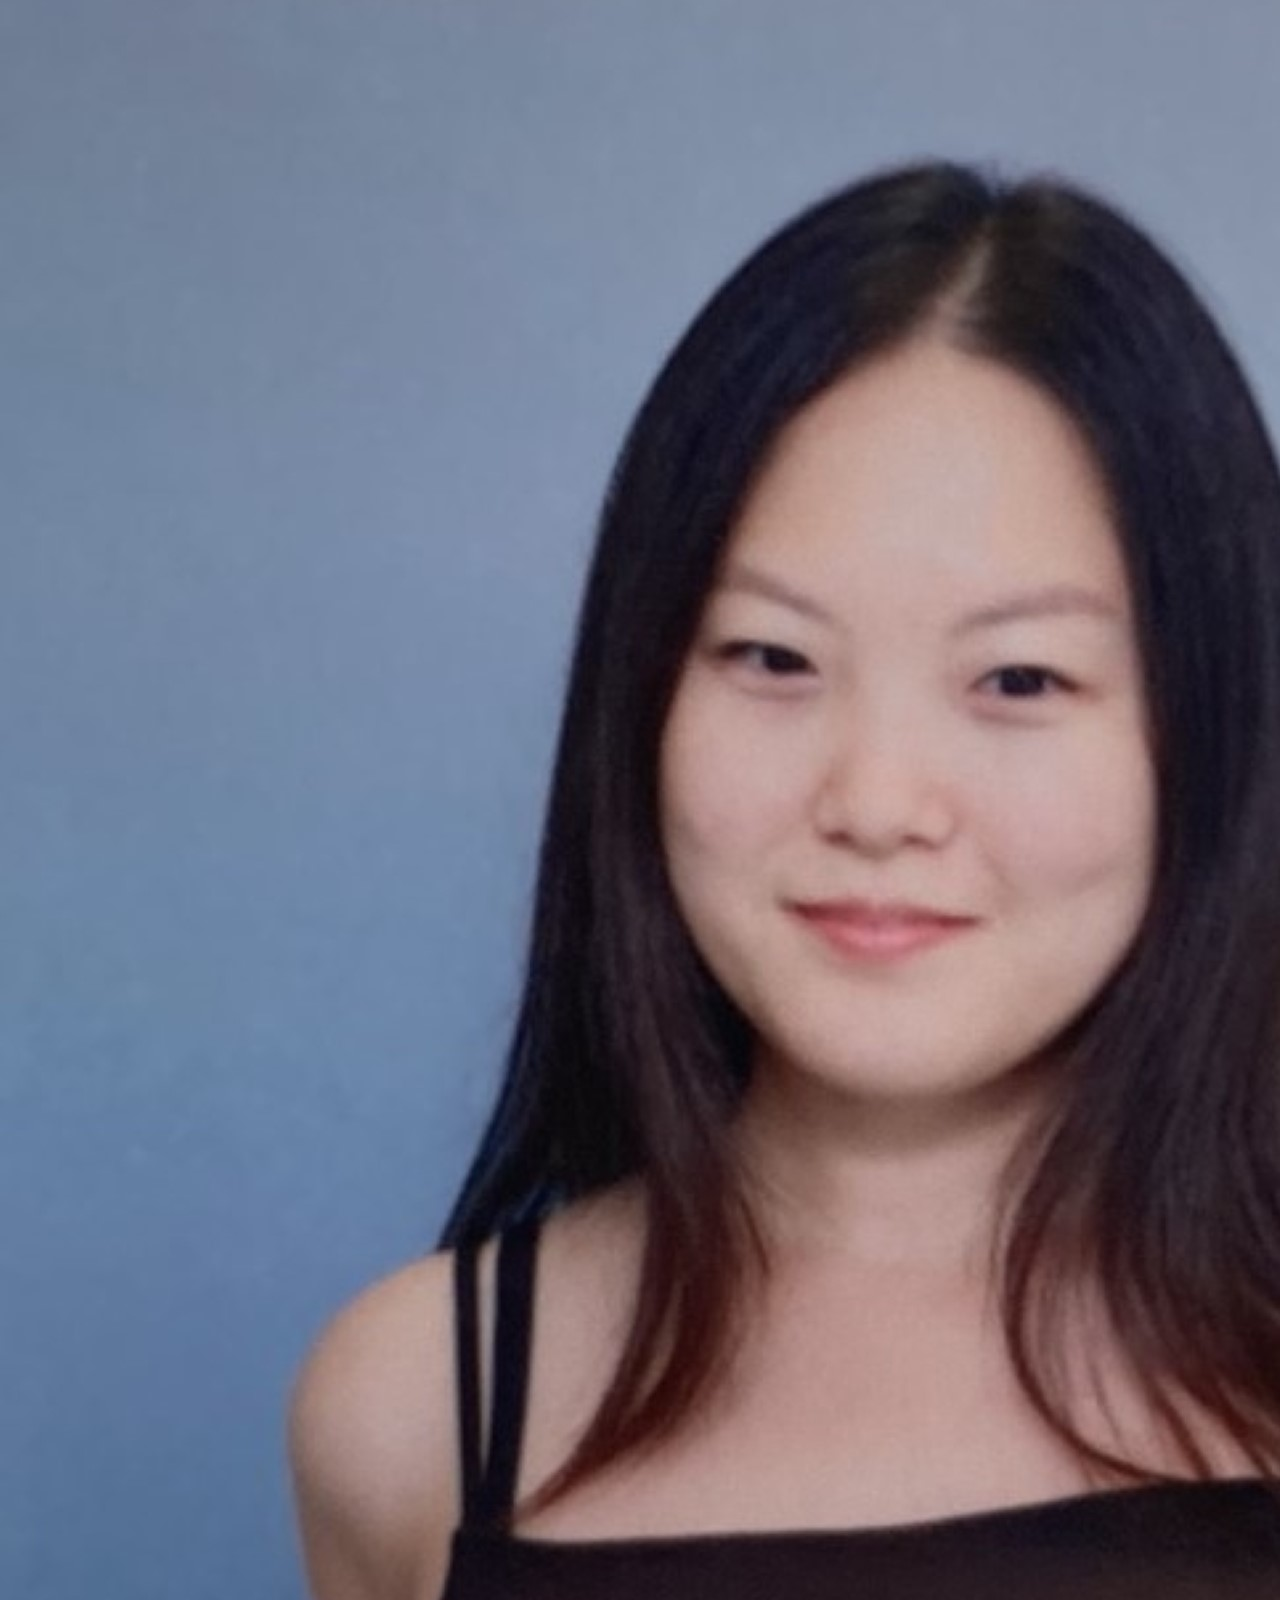
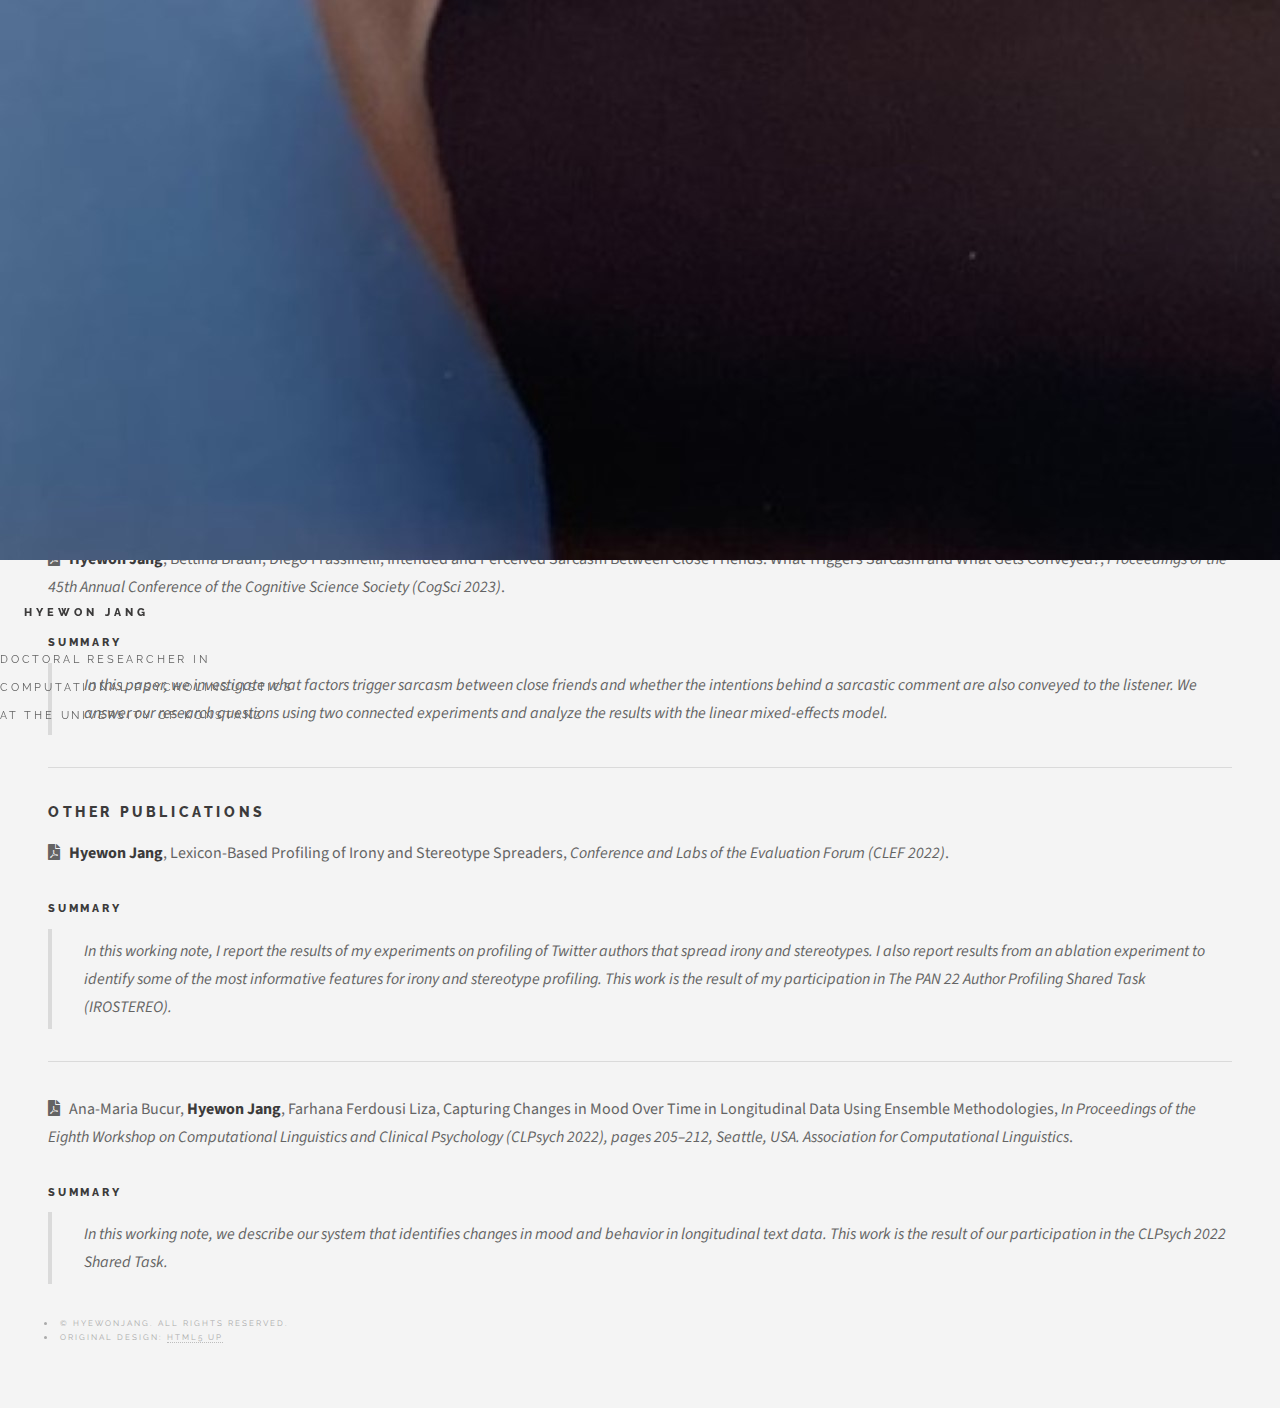
<file: index.html>
<!DOCTYPE HTML>
<!--
	Read Only by HTML5 UP
	html5up.net | @ajlkn
	Free for personal and commercial use under the CCA 3.0 license (html5up.net/license)
-->
<html>
	<head>
		<title>Hyewon Jang</title>
		<meta charset="utf-8" />
		<meta name="viewport" content="width=device-width, initial-scale=1, user-scalable=no" />
		<link rel="stylesheet" href="assets/css/main.css" />
	</head>
	
	<body class="is-preload">

		<!-- Header -->
			<section id="header">
				<header>
					<span class="image avatar"><img src="images/mee.jpg" alt="" /></span>
					<h1 id="logo"><a href="#">Hyewon Jang</a></h1>
					<p>Doctoral researcher in <br> Computational Psycholinguistics <br />
					at the University of Konstanz</p>
				</header>
				<nav id="nav">
					<ul>
						<li><a href="#about" class="active">About Me</a></li>
						<li><a href="#research-interests">Research Interests</a></li>
						<li><a href="#publications">Publications</a></li>

						<!-- <li><a href="#contact-cv">CV</a></li> -->
					</ul>
				</nav>
				<footer>
					<ul class="icons">
						<!-- <li><a href="https://www.linkedin.com/in/hyewon-jang-900341b8/" target="_blank" rel="noopener noreferrer" class="icon brands fa-linkedin", title="LinkedIn"><span class="label">LinkedIn</span></a></li> -->
						<li><a href="https://github.com/hyewon-jang-kn"  title="Github"><span class="label">Github</span></a></li>
						<li><a href="docs/CV.pdf"  title="CV" target="_blank" rel="noopener noreferrer"><span class="label">CV</span></a></li>
					</ul>
				</footer>
			</section>

		<!-- Wrapper -->
		<div id="wrapper">

				<!-- Main -->
					<div id="main">

						<!-------------- about --------------------->
							<section id="about">
								<!-- <div class="image main" data-position="center">
									<img src="images/banner.jpg" alt="" />
								</div> -->
								<div class="container">
									<header class="major">
										<h2>Hyewon Jang</h2>
										<p>About Me</p>
									</header>
									
									<p>
										I am a PhD student in computational psycholinguistics at the <a href="https://www.ling.uni-konstanz.de/">
											University of Konstanz</a>
										supervised by <a href="https://www.ling.uni-konstanz.de/frassinelli/">Diego Frassinelli</a> and 
										<a href="https://www.ling.uni-konstanz.de/braun-zinn/prof-dr-bettina-braun/">Bettina Braun</a>.
										I use experimental and computational linguistics methods to investigate the pragmatic dimensions of language
										that make human language complex and fun, with sarcasm being the current topic of interest.
										<br><br> I got into computational psycholinguistics after studying
										<a href="https://www.uni-konstanz.de/en/study/before-you-study/study-programmes/study-programmes-a-z/speech-and-language-processing-ma/">
											Speech and Language Processing</a> for my master's degree at the University of Konstanz. 
											Before choosing an academic path, I was an avid
										learner and teacher of languages &mdash; I received a bachelor's degree in English Education at Seoul National University and
										worked as an ESL teacher for a little while after that.
									</p>
								</div>
							</section>


					<!--------------------research interests-------------------------------->

							<section id="research-interests">
								<div class="container">
									<header>
									<h2>Research Interests </h2>
									</header>

										<ul class="feature-icons">
											<li class="icon solid fa-flask"><b>Experimental Linguistics</b>
											</li>
										</ul>
									
										<p>I test hypotheses about language phenomena by designing controlled online experiments for human participants.
											I also use these experiments to collect data for computational modeling experiments.
										</p>
												
										
										<ul class="feature-icons">
											<li class="icon solid fa-code"><b>Computational Linguistics</b>
											</li>
										</ul>
										
										<p>I experiment with large language models to probe into what they can and cannot do. I enjoy comparing model behavior with 
											human behavior as a useful pointer.
										</p>
										
										<ul class="feature-icons">
											<li class="icon solid fa-film"><b>Multimodality</b>
											</li>
										</ul>
										
										<p>Language is the result of communications that happen in multiple modalities. 
											My experiments involve textual, prosodic, and visual modalities 
											for more comprehensive results about language and communication.
										</p>
										

										<ul class="feature-icons">
											<li class="icon solid fa-book"><b>Figurative Language</b>
											</li>
										</ul>
										
										<p>I investigate figurative language, such as sarcasm, irony, or humor using the above methodologies.
										</p>
										
								</div>

								
							</section>

			

		<!-------------------- publications ------------------------------>

							<section id="publications">
								<div class="container">
									<header>
										<h3>Peer-Reviewed Publications</h3>
									</header>

									
									<div class="wrapper">

										<article>
											<div class="features">

												<p>

													<a class="icon solid fa-file-pdf" href="https://arxiv.org/abs/2404.06357"></a> &nbsp; (<i>to appear</i>) 
													<b>Hyewon Jang</b> & Diego Frassinelli, Generalizable Sarcasm Detection is 
													Just Around the Corner, of Course!, 
													<i>Proceedings of the 2024 Conference of the North American Chapter of the
														Association for Computational Linguistics: Human Language Technologies (NAACL 2024).
													</i>
												</p>
												
												<header>
												<h5>Summary</h5>
												<blockquote>In this paper, 
													we test the generalizability of sarcasm detection models by comparing three different 
													language models finetuned on several datasets of sarcasm, 
													including a new dataset we release (<a href="https://github.com/CoPsyN/CSC">CSC</a>), collected from multiple psycholinguistic experiments.
													We show that all language models finetuned on one dataset perform a lot worse on the other datasets, but that 
													(<a href="https://github.com/CoPsyN/CSC">CSC</a>) can handle generalizable sarcasm detection relatively well.
													We discuss the reasons for the results in terms of the varied domains, styles, and label sources of sarcasm.
												</blockquote>
											</div>
										</article>


										<article>
											<div class="features">

												<p>

													<a class="icon solid fa-file-pdf" href=""></a> &nbsp; (<i>to appear</i>) 
													<b>Hyewon Jang</b>, Moritz Jakob, Diego Frassinelli, Context vs. Human Disagreement in Sarcasm Detection, 
													<i>Proceedings of the 4th Workshop on Figurative Language Processing (Figlang) @ NAACL 2024, Association for Computational Linguistics.
													</i>
												</p>
												
												<header>
												<h5>Summary</h5>
												<blockquote>In this paper, 
													we examine what amount of context is beneficial in detecting sarcasm for humans and language models. We also show how 
													the subjectivity of sarcasm and the amount of context interact with each other in sarcasm detection.
												</blockquote>
											</div>
										</article>



											<hr />

											<article>
												<div class="features">
													<p>
														<a class="icon solid fa-file-pdf" ></a> &nbsp; (<i>under review</i>) 
														<b>Hyewon Jang</b>, Bettina Braun, Diego Frassinelli, Contextual Factors that Trigger Sarcasm,
														<i>Metaphor and Symbol
														</i>.
													</p>
													
													<header>
													<h5>Summary</h5>
													<blockquote>In this paper, 
														we discuss the contextual factors that trigger sarcasm based on three connected experiments. 
														We confirm our hypothesis from these experiments that certain contextual factors 
														motivate speakers to convey communicative functions traditionally associated with sarcasm, 
														hence triggering the use of sarcasm. We also investigate interlocutor dynamics connected to the use of 
														sarcasm. 
													</blockquote>
												</div>
											</article>


											<hr />



											<!-- <a href="#" class="image"><img src="images/pic01.jpg" alt="" /></a> -->
											<article>
												<div class="features">
													<p>

														<a class="icon solid fa-file-pdf" href="https://aclanthology.org/2023.findings-acl.622/"></a> &nbsp;
														<b>Hyewon Jang*</b>, Qi Yu*, Diego Frassinelli, Figurative Language Processing: 
														A Linguistically Informed Feature Analysis of the Behavior of Language Models and Humans, 
														<i>Findings of the Association for Computational Linguistics: ACL 2023 (Findings @ ACL 2023)</i>. 
														<!-- <a href="https://aclanthology.org/2023.findings-acl.622/", title='link to paper', target="_blank" rel="noopener noreferrer"> [PAPER] </a> -->
														<!-- <a href="docs/poster_acl_2023.pdf", title='link to poster', target="_blank" rel="noopener noreferrer"> [POSTER] </a> -->
														<br> &nbsp; &nbsp; *equal contribution
														
													</p>

													<header>
													<h5>Summary</h5>
													<blockquote>In this paper, we investigate what happens under the hood 
														when Transformer models and traditional machine learning models perform figurative language 
														classification (sarcasm, simile, idiom, and metaphor). We perform feature analyses on 
														these models to compare general behaviors of different models, and to identify general tendencies of all models  
														for different types of figurative language. We further compare model behavior with human behavior 
														and provide insight into the different levels of complexity for different types of figurative language.
													</blockquote>

												</div>
											</article>
											
											<hr />

											<article>
												<div class="features">
													<p>
														<a class="icon solid fa-file-pdf" href="https://escholarship.org/uc/item/1cw1m8bm"></a> &nbsp;
														<b>Hyewon Jang</b>, Bettina Braun, Diego Frassinelli, Intended and Perceived
														Sarcasm Between Close Friends: What Triggers Sarcasm and What Gets Conveyed?, 
														<i>Proceedings of the 45th Annual Conference of the Cognitive Science Society (CogSci 2023)</i>.
													</p>
													
													<header>
													<h5>Summary</h5>
													<blockquote>In this paper, we investigate what factors trigger sarcasm between close friends
													and whether the intentions behind a sarcastic comment are also conveyed to the listener.
													We answer our research questions using two connected experiments and analyze the results with the 
													linear mixed-effects model.
													</blockquote>
												</div>
											</article>

									
									<hr />



									<h3>Other Publications</h3>
											<article>
												<div class="features">
													<p>
														<a class="icon solid fa-file-pdf" href="https://ceur-ws.org/Vol-3180/paper-204.pdf"></a> &nbsp;
														<b>Hyewon Jang</b>, Lexicon-Based Profiling of Irony and Stereotype Spreaders, <i>
														Conference and Labs of the Evaluation Forum (CLEF 2022)</i>.
													</p>


													<header>
													<h5>Summary</h5>
													<blockquote>In this working note, I report the results of my experiments on profiling of
													Twitter authors that spread irony and stereotypes. I also report results from an ablation
													experiment to identify some of the most informative features for irony and stereotype profiling.
													This work is the result of my participation in The PAN 22 Author Profiling Shared Task (IROSTEREO).
													</blockquote>

												</div>
											</article>

											<hr />
										<article>
											<div class="features">
												<p>
													<a class="icon solid fa-file-pdf" href="https://aclanthology.org/2022.clpsych-1.18/"></a> &nbsp;
													Ana-Maria Bucur, <b>Hyewon Jang</b>, Farhana Ferdousi Liza, Capturing Changes in Mood Over Time in Longitudinal
													Data Using Ensemble Methodologies,
													<i>In Proceedings of the Eighth Workshop on Computational Linguistics and Clinical Psychology (CLPsych 2022), pages 205–212,
													Seattle, USA. Association for Computational Linguistics</i>.
												</p>

												<header>
												<h5>Summary</h5>
												<blockquote>In this working note, we describe our system that identifies changes in mood
													and behavior in longitudinal text data. This work is the result of our participation in the CLPsych 2022 Shared Task.</blockquote>
												</blockquote>
											</div>
										</article>
									
									</div>
								</div>
							</section>


<!-- 
					<section id="presentations">
						<div class="container">
							<h3>Conference Presentations</h3>

								<article>
									<div class="features">

										<p>
										<b>Hyewon Jang</b>, Bettina Braun, Diego Frassinelli, What predicts the use of sarcasm?
											<i>Figurative Thought and Language 7 (FTL-7)</i>, Genoa, Italy.			 
										</p>
											
										
										<p>
										<b>Hyewon Jang</b>, Bettina Braun, Diego Frassinelli, What types of situations trigger sarcasm?
															A language generation study.,
											<i>Architectures and Mechanisms for Language Processing 2023 (AmLaP23)</i>, San Sebastian, Spain.
											<a href="docs/poster_amlap_2023.pdf", title='link to poster', target="_blank" rel="noopener noreferrer"> [POSTER] </a>
										</p>

										<p>
										<b>Hyewon Jang</b>, What triggers sarcasm between close friends and what role does humor play in it?,
											<i>International Society of Humor Studies Conference 2023 (ISHS 2023)</i>, Boston, USA
										</p>

										<p>
										<b>Hyewon Jang</b>, Colin Davis, Vulgar verbal morphology in colloquial Korean and beyond,
											<i>The 23rd Biennial Meeting of the International Circle of Korean Linguistics (ICKL 2023)</i>, 
											Palacky University Olomouc, Czech Republic
										</p>



									</div>
								</article>

						</div>
					</section> -->






						

						<!-- Five -->
						<!-- <section id="five">
							<div class="container"> -->
									 
									
									<!-- <h3>Elements</h3>

									<section>
										<h4>Text</h4>
										<p>This is <b>bold</b> and this is <strong>strong</strong>. This is <i>italic</i> and this is <em>emphasized</em>.
										This is <sup>superscript</sup> text and this is <sub>subscript</sub> text.
										This is <u>underlined</u> and this is code: <code>for (;;) { ... }</code>. Finally, <a href="#">this is a link</a>.</p>
										<hr />
										<header>
											<h4>Heading with a Subtitle</h4>
											<p>Lorem ipsum dolor sit amet nullam id egestas urna aliquam</p>
										</header>
										<p>Nunc lacinia ante nunc ac lobortis. Interdum adipiscing gravida odio porttitor sem non mi integer non faucibus ornare mi ut ante amet placerat aliquet. Volutpat eu sed ante lacinia sapien lorem accumsan varius montes viverra nibh in adipiscing blandit tempus accumsan.</p>
										<header>
											<h5>Heading with a Subtitle</h5>
											<p>Lorem ipsum dolor sit amet nullam id egestas urna aliquam</p>
										</header>
										<p>Nunc lacinia ante nunc ac lobortis. Interdum adipiscing gravida odio porttitor sem non mi integer non faucibus ornare mi ut ante amet placerat aliquet. Volutpat eu sed ante lacinia sapien lorem accumsan varius montes viverra nibh in adipiscing blandit tempus accumsan.</p>
										<hr />
										<h2>Heading Level 2</h2>
										<h3>Heading Level 3</h3>
										<h4>Heading Level 4</h4>
										<h5>Heading Level 5</h5>
										<h6>Heading Level 6</h6>
										<hr />
										<h5>Blockquote</h5>
										<blockquote>Fringilla nisl. Donec accumsan interdum nisi, quis tincidunt felis 
										sagittis eget tempus euismod. Vestibulum ante ipsum primis in faucibus vestibulum. 
										Blandit adipiscing eu felis iaculis volutpat ac adipiscing accumsan faucibus. Vesti
										bulum ante ipsum primis in faucibus lorem ipsum dolor sit amet nullam adipiscing eu felis.</blockquote>
										<h5>Preformatted</h5>
										<pre><code>i = 0; 

												while (!deck.isInOrder()) {
													print 'Iteration ' + i;
													deck.shuffle();
													i++;
												}

												print 'It took ' + i + ' iterations to sort the deck.';
										</code></pre> 
									</section>  -->

									<!-- <section> -->
										<!-- <h4>Lists</h4> -->
										<!-- <div class="row"> -->
											<!-- <div class="col-6 col-12-xsmall"> -->
												<!-- <h5>Unordered</h5> -->
												<!-- <ul> -->
													<!-- <li>Dolor pulvinar etiam magna etiam.</li> -->
													<!-- <li>Sagittis adipiscing lorem eleifend.</li> -->
													<!-- <li>Felis enim feugiat dolore viverra.</li> -->
												<!-- </ul> -->
												<!-- <h5>Alternate</h5> -->
												<!-- <ul class="alt"> -->
													<!-- <li>Dolor pulvinar etiam magna etiam.</li> -->
													<!-- <li>Sagittis adipiscing lorem eleifend.</li> -->
													<!-- <li>Felis enim feugiat dolore viverra.</li> -->
												<!-- </ul> -->
											<!-- </div> -->
											<!-- <div class="col-6 col-12-xsmall"> -->
												<!-- <h5>Ordered</h5> -->
												<!-- <ol> -->
													<!-- <li>Dolor pulvinar etiam magna etiam.</li> -->
													<!-- <li>Etiam vel felis at lorem sed viverra.</li> -->
													<!-- <li>Felis enim feugiat dolore viverra.</li> -->
													<!-- <li>Dolor pulvinar etiam magna etiam.</li> -->
													<!-- <li>Etiam vel felis at lorem sed viverra.</li> -->
													<!-- <li>Felis enim feugiat dolore viverra.</li> -->
												<!-- </ol> -->
												<!-- <h5>Icons</h5> -->
												<!-- <ul class="icons"> -->
													<!-- <li><a href="#" class="icon brands fa-twitter"><span class="label">Twitter</span></a></li> -->
													<!-- <li><a href="#" class="icon brands fa-facebook-f"><span class="label">Facebook</span></a></li> -->
													<!-- <li><a href="#" class="icon brands fa-instagram"><span class="label">Instagram</span></a></li> -->
													<!-- <li><a href="#" class="icon brands fa-github"><span class="label">Github</span></a></li> -->
													<!-- <li><a href="#" class="icon brands fa-dribbble"><span class="label">Dribbble</span></a></li> -->
													<!-- <li><a href="#" class="icon brands fa-tumblr"><span class="label">Tumblr</span></a></li> -->
												<!-- </ul> -->
											<!-- </div> -->
										<!-- </div> -->
										<!-- <h5>Actions</h5> -->
										<!-- <ul class="actions"> -->
											<!-- <li><a href="#" class="button primary">Default</a></li> -->
											<!-- <li><a href="#" class="button">Default</a></li> -->
											<!-- <li><a href="#" class="button alt">Default</a></li> -->
										<!-- </ul> -->
										<!-- <ul class="actions small"> -->
											<!-- <li><a href="#" class="button primary small">Small</a></li> -->
											<!-- <li><a href="#" class="button small">Small</a></li> -->
											<!-- <li><a href="#" class="button alt small">Small</a></li> -->
										<!-- </ul> -->
										<!-- <div class="row"> -->
											<!-- <div class="col-3 col-6-medium col-12-xsmall"> -->
												<!-- <ul class="actions stacked"> -->
													<!-- <li><a href="#" class="button primary">Default</a></li> -->
													<!-- <li><a href="#" class="button">Default</a></li> -->
													<!-- <li><a href="#" class="button alt">Default</a></li> -->
												<!-- </ul> -->
											<!-- </div> -->
											<!-- <div class="col-3 col-6 col-12-xsmall"> -->
												<!-- <ul class="actions stacked"> -->
													<!-- <li><a href="#" class="button primary small">Small</a></li> -->
													<!-- <li><a href="#" class="button small">Small</a></li> -->
													<!-- <li><a href="#" class="button alt small">Small</a></li> -->
												<!-- </ul> -->
											<!-- </div> -->
											<!-- <div class="col-3 col-6-medium col-12-xsmall"> -->
												<!-- <ul class="actions stacked"> -->
													<!-- <li><a href="#" class="button primary fit">Default</a></li> -->
													<!-- <li><a href="#" class="button fit">Default</a></li> -->
													<!-- <li><a href="#" class="button alt fit">Default</a></li> -->
												<!-- </ul> -->
											<!-- </div> -->
											<!-- <div class="col-3 col-6-medium col-12-xsmall"> -->
												<!-- <ul class="actions stacked"> -->
													<!-- <li><a href="#" class="button primary small fit">Small</a></li> -->
													<!-- <li><a href="#" class="button small fit">Small</a></li> -->
													<!-- <li><a href="#" class="button alt small fit">Small</a></li> -->
												<!-- </ul> -->
											<!-- </div> -->
										<!-- </div> -->
									<!-- </section> -->

									<!-- <section> -->
										<!-- <h4>Table</h4> -->
										<!-- <h5>Default</h5> -->
										<!-- <div class="table-wrapper"> -->
											<!-- <table> -->
												<!-- <thead> -->
													<!-- <tr> -->
														<!-- <th>Name</th> -->
														<!-- <th>Description</th> -->
														<!-- <th>Price</th> -->
													<!-- </tr> -->
												<!-- </thead> -->
												<!-- <tbody> -->
													<!-- <tr> -->
														<!-- <td>Item One</td> -->
														<!-- <td>Ante turpis integer aliquet porttitor.</td> -->
														<!-- <td>29.99</td> -->
													<!-- </tr> -->
													<!-- <tr> -->
														<!-- <td>Item Two</td> -->
														<!-- <td>Vis ac commodo adipiscing arcu aliquet.</td> -->
														<!-- <td>19.99</td> -->
													<!-- </tr> -->
													<!-- <tr> -->
														<!-- <td>Item Three</td> -->
														<!-- <td> Morbi faucibus arcu accumsan lorem.</td> -->
														<!-- <td>29.99</td> -->
													<!-- </tr> -->
													<!-- <tr> -->
														<!-- <td>Item Four</td> -->
														<!-- <td>Vitae integer tempus condimentum.</td> -->
														<!-- <td>19.99</td> -->
													<!-- </tr> -->
													<!-- <tr> -->
														<!-- <td>Item Five</td> -->
														<!-- <td>Ante turpis integer aliquet porttitor.</td> -->
														<!-- <td>29.99</td> -->
													<!-- </tr> -->
												<!-- </tbody> -->
												<!-- <tfoot> -->
													<!-- <tr> -->
														<!-- <td colspan="2"></td> -->
														<!-- <td>100.00</td> -->
													<!-- </tr> -->
												<!-- </tfoot> -->
											<!-- </table> -->
										<!-- </div> -->

										<!-- <h5>Alternate</h5> -->
										<!-- <div class="table-wrapper"> -->
											<!-- <table class="alt"> -->
												<!-- <thead> -->
													<!-- <tr> -->
														<!-- <th>Name</th> -->
														<!-- <th>Description</th> -->
														<!-- <th>Price</th> -->
													<!-- </tr> -->
												<!-- </thead> -->
												<!-- <tbody> -->
													<!-- <tr> -->
														<!-- <td>Item One</td> -->
														<!-- <td>Ante turpis integer aliquet porttitor.</td> -->
														<!-- <td>29.99</td> -->
													<!-- </tr> -->
													<!-- <tr> -->
														<!-- <td>Item Two</td> -->
														<!-- <td>Vis ac commodo adipiscing arcu aliquet.</td> -->
														<!-- <td>19.99</td> -->
													<!-- </tr> -->
													<!-- <tr> -->
														<!-- <td>Item Three</td> -->
														<!-- <td> Morbi faucibus arcu accumsan lorem.</td> -->
														<!-- <td>29.99</td> -->
													<!-- </tr> -->
													<!-- <tr> -->
														<!-- <td>Item Four</td> -->
														<!-- <td>Vitae integer tempus condimentum.</td> -->
														<!-- <td>19.99</td> -->
													<!-- </tr> -->
													<!-- <tr> -->
														<!-- <td>Item Five</td> -->
														<!-- <td>Ante turpis integer aliquet porttitor.</td> -->
														<!-- <td>29.99</td> -->
													<!-- </tr> -->
												<!-- </tbody> -->
												<!-- <tfoot> -->
													<!-- <tr> -->
														<!-- <td colspan="2"></td> -->
														<!-- <td>100.00</td> -->
													<!-- </tr> -->
												<!-- </tfoot> -->
											<!-- </table> -->
										<!-- </div> -->
									<!-- </section> -->

									<!-- <section> -->
										<!-- <h4>Buttons</h4> -->
										<!-- <ul class="actions"> -->
											<!-- <li><a href="#" class="button primary">Primary</a></li> -->
											<!-- <li><a href="#" class="button">Default</a></li> -->
											<!-- <li><a href="#" class="button alt">Alternate</a></li> -->
										<!-- </ul> -->
										<!-- <ul class="actions"> -->
											<!-- <li><a href="#" class="button primary large">Large</a></li> -->
											<!-- <li><a href="#" class="button">Default</a></li> -->
											<!-- <li><a href="#" class="button alt small">Small</a></li> -->
										<!-- </ul> -->
										<!-- <ul class="actions fit"> -->
											<!-- <li><a href="#" class="button primary fit">Fit</a></li> -->
											<!-- <li><a href="#" class="button fit">Fit</a></li> -->
											<!-- <li><a href="#" class="button alt fit">Fit</a></li> -->
										<!-- </ul> -->
										<!-- <ul class="actions fit small"> -->
											<!-- <li><a href="#" class="button primary fit small">Fit + Small</a></li> -->
											<!-- <li><a href="#" class="button fit small">Fit + Small</a></li> -->
											<!-- <li><a href="#" class="button alt fit small">Fit + Small</a></li> -->
										<!-- </ul> -->
										<!-- <ul class="actions"> -->
											<!-- <li><a href="#" class="button primary icon solid fa-download">Icon</a></li> -->
											<!-- <li><a href="#" class="button icon solid fa-download">Icon</a></li> -->
											<!-- <li><a href="#" class="button alt icon solid fa-check">Icon</a></li> -->
										<!-- </ul> -->
										<!-- <ul class="actions"> -->
											<!-- <li><span class="button primary disabled">Primary</span></li> -->
											<!-- <li><span class="button disabled">Default</span></li> -->
											<!-- <li><span class="button alt disabled">Alternate</span></li> -->
										<!-- </ul> -->
									<!-- </section> -->

									<!-- <section> -->
										<!-- <h4>Form</h4> -->
										<!-- <form method="post" action="#"> -->
											<!-- <div class="row gtr-uniform"> -->
												<!-- <div class="col-6 col-12-xsmall"> -->
													<!-- <input type="text" name="demo-name" id="demo-name" value="" placeholder="Name" /> -->
												<!-- </div> -->
												<!-- <div class="col-6 col-12-xsmall"> -->
													<!-- <input type="email" name="demo-email" id="demo-email" value="" placeholder="Email" /> -->
												<!-- </div> -->
												<!-- <div class="col-12"> -->
													<!-- <select name="demo-category" id="demo-category"> -->
														<!-- <option value="">- Category -</option> -->
														<!-- <option value="1">Manufacturing</option> -->
														<!-- <option value="1">Shipping</option> -->
														<!-- <option value="1">Administration</option> -->
														<!-- <option value="1">Human Resources</option> -->
													<!-- </select> -->
												<!-- </div> -->
												<!-- <div class="col-4 col-12-medium"> -->
													<!-- <input type="radio" id="demo-priority-low" name="demo-priority" checked> -->
													<!-- <label for="demo-priority-low">Low Priority</label> -->
												<!-- </div> -->
												<!-- <div class="col-4 col-12-medium"> -->
													<!-- <input type="radio" id="demo-priority-normal" name="demo-priority"> -->
													<!-- <label for="demo-priority-normal">Normal Priority</label> -->
												<!-- </div> -->
												<!-- <div class="col-4 col-12-medium"> -->
													<!-- <input type="radio" id="demo-priority-high" name="demo-priority"> -->
													<!-- <label for="demo-priority-high">High Priority</label> -->
												<!-- </div> -->
												<!-- <div class="col-6 col-12-medium"> -->
													<!-- <input type="checkbox" id="demo-copy" name="demo-copy"> -->
													<!-- <label for="demo-copy">Email me a copy of this message</label> -->
												<!-- </div> -->
												<!-- <div class="col-6 col-12-medium"> -->
													<!-- <input type="checkbox" id="demo-human" name="demo-human" checked> -->
													<!-- <label for="demo-human">I am a human and not a robot</label> -->
												<!-- </div> -->
												<!-- <div class="col-12"> -->
													<!-- <textarea name="demo-message" id="demo-message" placeholder="Enter your message" rows="6"></textarea> -->
												<!-- </div> -->
												<!-- <div class="col-12"> -->
													<!-- <ul class="actions"> -->
														<!-- <li><input type="submit" value="Send Message" /></li> -->
														<!-- <li><input type="reset" value="Reset" class="alt" /></li> -->
													<!-- </ul> -->
												<!-- </div> -->
											<!-- </div> -->
										<!-- </form> -->
									<!-- </section> -->

									<!-- <section> -->
										<!-- <h4>Image</h4> -->
										<!-- <h5>Fit</h5> -->
										<!-- <span class="image fit"><img src="images/banner.jpg" alt="" /></span> -->
										<!-- <div class="box alt"> -->
											<!-- <div class="row gtr-50 gtr-uniform"> -->
												<!-- <div class="col-4"><span class="image fit"><img src="images/pic01.jpg" alt="" /></span></div> -->
												<!-- <div class="col-4"><span class="image fit"><img src="images/pic02.jpg" alt="" /></span></div> -->
												<!-- <div class="col-4"><span class="image fit"><img src="images/pic03.jpg" alt="" /></span></div> -->
												<!-- <div class="col-4"><span class="image fit"><img src="images/pic02.jpg" alt="" /></span></div> -->
												<!-- <div class="col-4"><span class="image fit"><img src="images/pic03.jpg" alt="" /></span></div> -->
												<!-- <div class="col-4"><span class="image fit"><img src="images/pic01.jpg" alt="" /></span></div> -->
												<!-- <div class="col-4"><span class="image fit"><img src="images/pic03.jpg" alt="" /></span></div> -->
												<!-- <div class="col-4"><span class="image fit"><img src="images/pic01.jpg" alt="" /></span></div> -->
												<!-- <div class="col-4"><span class="image fit"><img src="images/pic02.jpg" alt="" /></span></div> -->
											<!-- </div> -->
										<!-- </div> -->
										<!-- <h5>Left &amp; Right</h5> -->
										<!-- <p><span class="image left"><img src="images/avatar.jpg" alt="" /></span>Fringilla nisl. Donec accumsan interdum nisi, quis tincidunt felis sagittis eget. tempus euismod. Vestibulum ante ipsum primis in faucibus vestibulum. Blandit adipiscing eu felis iaculis volutpat ac adipiscing accumsan eu faucibus. Integer ac pellentesque praesent tincidunt felis sagittis eget. tempus euismod. Vestibulum ante ipsum primis in faucibus vestibulum. Blandit adipiscing eu felis iaculis volutpat ac adipiscing accumsan eu faucibus. Integer ac pellentesque praesent. Donec accumsan interdum nisi, quis tincidunt felis sagittis eget. tempus euismod. Vestibulum ante ipsum primis in faucibus vestibulum. Blandit adipiscing eu felis iaculis volutpat ac adipiscing accumsan eu faucibus. Integer ac pellentesque praesent tincidunt felis sagittis eget. tempus euismod. Vestibulum ante ipsum primis in faucibus vestibulum. Blandit adipiscing eu felis iaculis volutpat ac adipiscing accumsan eu faucibus. Integer ac pellentesque praesent.</p> -->
										<!-- <p><span class="image right"><img src="images/avatar.jpg" alt="" /></span>Fringilla nisl. Donec accumsan interdum nisi, quis tincidunt felis sagittis eget. tempus euismod. Vestibulum ante ipsum primis in faucibus vestibulum. Blandit adipiscing eu felis iaculis volutpat ac adipiscing accumsan eu faucibus. Integer ac pellentesque praesent tincidunt felis sagittis eget. tempus euismod. Vestibulum ante ipsum primis in faucibus vestibulum. Blandit adipiscing eu felis iaculis volutpat ac adipiscing accumsan eu faucibus. Integer ac pellentesque praesent. Donec accumsan interdum nisi, quis tincidunt felis sagittis eget. tempus euismod. Vestibulum ante ipsum primis in faucibus vestibulum. Blandit adipiscing eu felis iaculis volutpat ac adipiscing accumsan eu faucibus. Integer ac pellentesque praesent tincidunt felis sagittis eget. tempus euismod. Vestibulum ante ipsum primis in faucibus vestibulum. Blandit adipiscing eu felis iaculis volutpat ac adipiscing accumsan eu faucibus. Integer ac pellentesque praesent.</p> -->
									<!-- </section> -->

								<!-- </div> -->
							<!-- </section> -->

						<!-- </div> -->


		</div>
				
			

		<!------------------------------footer------------------------------>
		<div class="container">
			<section id="footer">
				<div class="container">
					<ul class="copyright">
						<li>&copy; hyewonjang. All rights reserved.</li>
						<li>Original Design: <a href="http://html5up.net">HTML5 UP</a></li>
					</ul>
				</div>
			</section>
		</div>



		<!-- Scripts -->
			<script src="assets/js/jquery.min.js"></script>
			<script src="assets/js/jquery.scrollex.min.js"></script>
			<script src="assets/js/jquery.scrolly.min.js"></script>
			<script src="assets/js/browser.min.js"></script>
			<script src="assets/js/breakpoints.min.js"></script>
			<script src="assets/js/util.js"></script>
			<script src="assets/js/main.js"></script>

	</body>
</html>
</file>
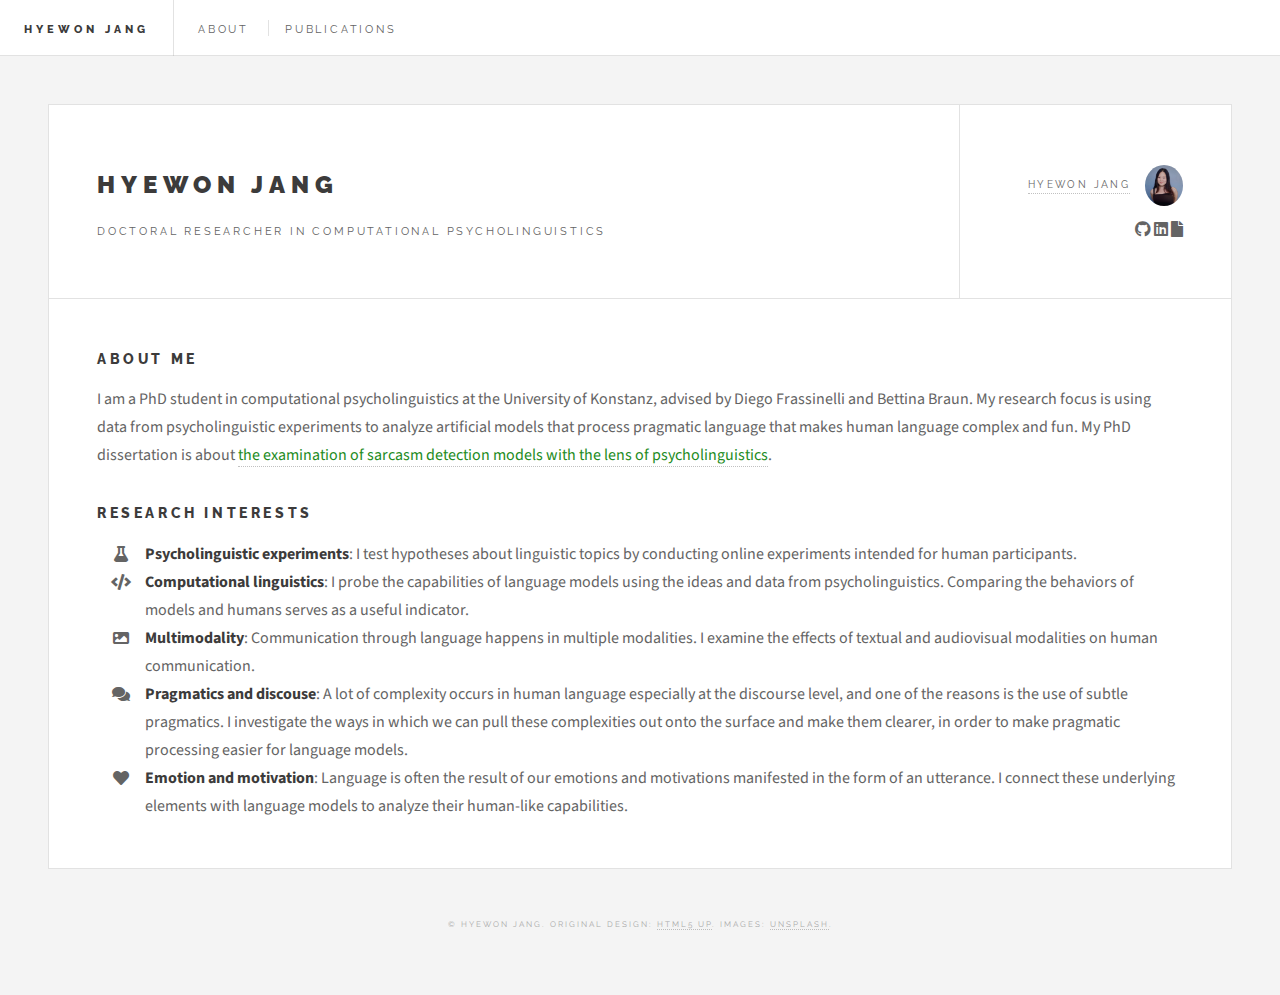
<file: about.html>
<!DOCTYPE HTML>
<!--
	Future Imperfect by HTML5 UP
	html5up.net | @ajlkn
	Free for personal and commercial use under the CCA 3.0 license (html5up.net/license)
-->
<html>
	<head>
		<title>Hyewon Jang</title>
		<meta charset="utf-8" />
		<meta name="viewport" content="width=device-width, initial-scale=1, user-scalable=no" />
		<link rel="stylesheet" href="assets/css/main.css" />
	</head>
	<body class="single is-preload">

		<!-- Wrapper -->
			<div id="wrapper">

				<!-- Header -->
					<header id="header">
						<h1><a href="about.html">Hyewon Jang</a></h1>
						<nav class="links">
							<ul>
								<li><a href="about.html">About</a></li>
								<li><a href="publications.html">Publications</a></li>
							</ul>
						</nav>
						<!-- <nav class="main">
							<ul>
								<li class="search">
									<a class="fa-search" href="#search">Search</a>
									<form id="search" method="get" action="#">
										<input type="text" name="query" placeholder="Search" />
									</form>
								</li>
								<li class="menu">
									<a class="fa-bars" href="#menu">Menu</a>
								</li>
							</ul>
						</nav> -->
					</header>

				<!-- Menu -->
					<section id="menu">

						<!-- Search -->
							<!-- <section>
								<form class="search" method="get" action="#">
									<input type="text" name="query" placeholder="Search" />
								</form>
							</section> -->

						<!-- Links -->
							<!-- <section>
								<ul class="links">
									<li>
										<a href="#">
											<h3>Lorem ipsum</h3>
											<p>Feugiat tempus veroeros dolor</p>
										</a>
									</li>
									<li>
										<a href="#">
											<h3>Dolor sit amet</h3>
											<p>Sed vitae justo condimentum</p>
										</a>
									</li>
									<li>
										<a href="#">
											<h3>Feugiat veroeros</h3>
											<p>Phasellus sed ultricies mi congue</p>
										</a>
									</li>
									<li>
										<a href="#">
											<h3>Etiam sed consequat</h3>
											<p>Porta lectus amet ultricies</p>
										</a>
									</li>
								</ul>
							</section> -->

						<!-- Actions -->
							<!-- <section>
								<ul class="actions stacked">
									<li><a href="#" class="button large fit">Log In</a></li>
								</ul>
							</section> -->

					</section>

				<!-- Main -->
					<div id="main">

						<!-- Post -->
							<article class="post">
								<header>
									<div class="title">
										<h2><a>Hyewon Jang</a></h2>
										<p>Doctoral researcher in computational psycholinguistics</p>
									</div>
									<div class="meta">
										<a class="author"><span class="name">Hyewon Jang</span><img src="images/mee.jpg" alt="" /></a>
										<a href="https://github.com/copsyn" title ="Github" class="icon brands fa-github"><span class="Github"></span></a>
										<a href="https://www.linkedin.com/in/hyewon-jang-900341b8/" title="LinkedIn" class="icon brands fa-linkedin"><span class="label"></span></a>
										<a href="docs/CV.pdf" title ="CV" class="icon solid fa-file"><span class="label"></span></a>
									</div>
								</header>
								<!-- <span class="image featured"><img src="images/pic01.jpg" alt="" /></span> -->
								<h3>About Me</h3>
								<p>I am a PhD student in computational psycholinguistics at the University of Konstanz, advised 
									by Diego Frassinelli and Bettina Braun. 
									My research focus is using data from psycholinguistic experiments to analyze 
									artificial models that process 
									pragmatic language that makes human language complex and fun.
									My PhD dissertation is about <a href="docs/Doktorarbeit.pdf" style="color: forestgreen;"> the examination of sarcasm detection models with the 
									lens of psycholinguistics</a>.

								
								</p>
								<h3>Research Interests</h3>

								<ul class="fa-ul">
									<li><span class="fa-li"><i class="icon solid fa-flask"></i></span>
										<b>Psycholinguistic experiments</b>: 
										I test hypotheses about linguistic topics by conducting online experiments 
										intended for human participants. 
									</li>

									<li><span class="fa-li"><i class="icon solid fa-code"></i></span>
										<b>Computational linguistics</b>: 
										I probe the capabilities of language models using the ideas and data from psycholinguistics.
										Comparing the behaviors of models and humans serves as a useful indicator. 
										
									</li>

									<li><span class="fa-li"><i class="icon solid fa-image"></i></span>
										<b>Multimodality</b>: 
										Communication through language happens in multiple modalities. 
										I examine the effects of textual and audiovisual modalities on human communication.
									</li>

									<li><span class="fa-li"><i class="icon solid fa-comments"></i></span>
										<b>Pragmatics and discouse</b>: A lot of complexity occurs in human language
										especially at the discourse level, and one of the reasons is the use of subtle pragmatics. 
										I investigate the ways in which we can pull these complexities out onto the surface
										and make them clearer, in order to make pragmatic processing easier for language models.  
										
									</li>

									<li><span class="fa-li"><i class="icon solid fa-heart"></i></span>
										<b>Emotion and motivation</b>: Language is often the result of our emotions and motivations
										manifested in the form of an utterance. I connect these underlying elements 
										with language models to analyze their human-like capabilities.
									</li>


									

								</ul>
								
								<!-- <footer>
									<ul class="stats">
										<li><a href="#">General</a></li>
										<li><a href="#" class="icon solid fa-heart">28</a></li>
										<li><a href="#" class="icon solid fa-comment">128</a></li>
									</ul>
								</footer> -->
							</article>

					</div>

				<!-- Footer -->
					<section id="footer">
						<!-- <ul class="icons">
							<li><a href="#" class="icon brands fa-twitter"><span class="label">Twitter</span></a></li>
							<li><a href="#" class="icon brands fa-facebook-f"><span class="label">Facebook</span></a></li>
							<li><a href="#" class="icon brands fa-instagram"><span class="label">Instagram</span></a></li>
							<li><a href="#" class="icon solid fa-rss"><span class="label">RSS</span></a></li>
							<li><a href="#" class="icon solid fa-envelope"><span class="label">Email</span></a></li>
						</ul> -->
						<p class="copyright">&copy; Hyewon Jang. Original design: <a href="http://html5up.net">HTML5 UP</a>. Images: <a href="http://unsplash.com">Unsplash</a>.</p>
					</section>

			</div>

		<!-- Scripts -->
			<script src="assets/js/jquery.min.js"></script>
			<script src="assets/js/browser.min.js"></script>
			<script src="assets/js/breakpoints.min.js"></script>
			<script src="assets/js/util.js"></script>
			<script src="assets/js/main.js"></script>

	</body>
</html>
</file>
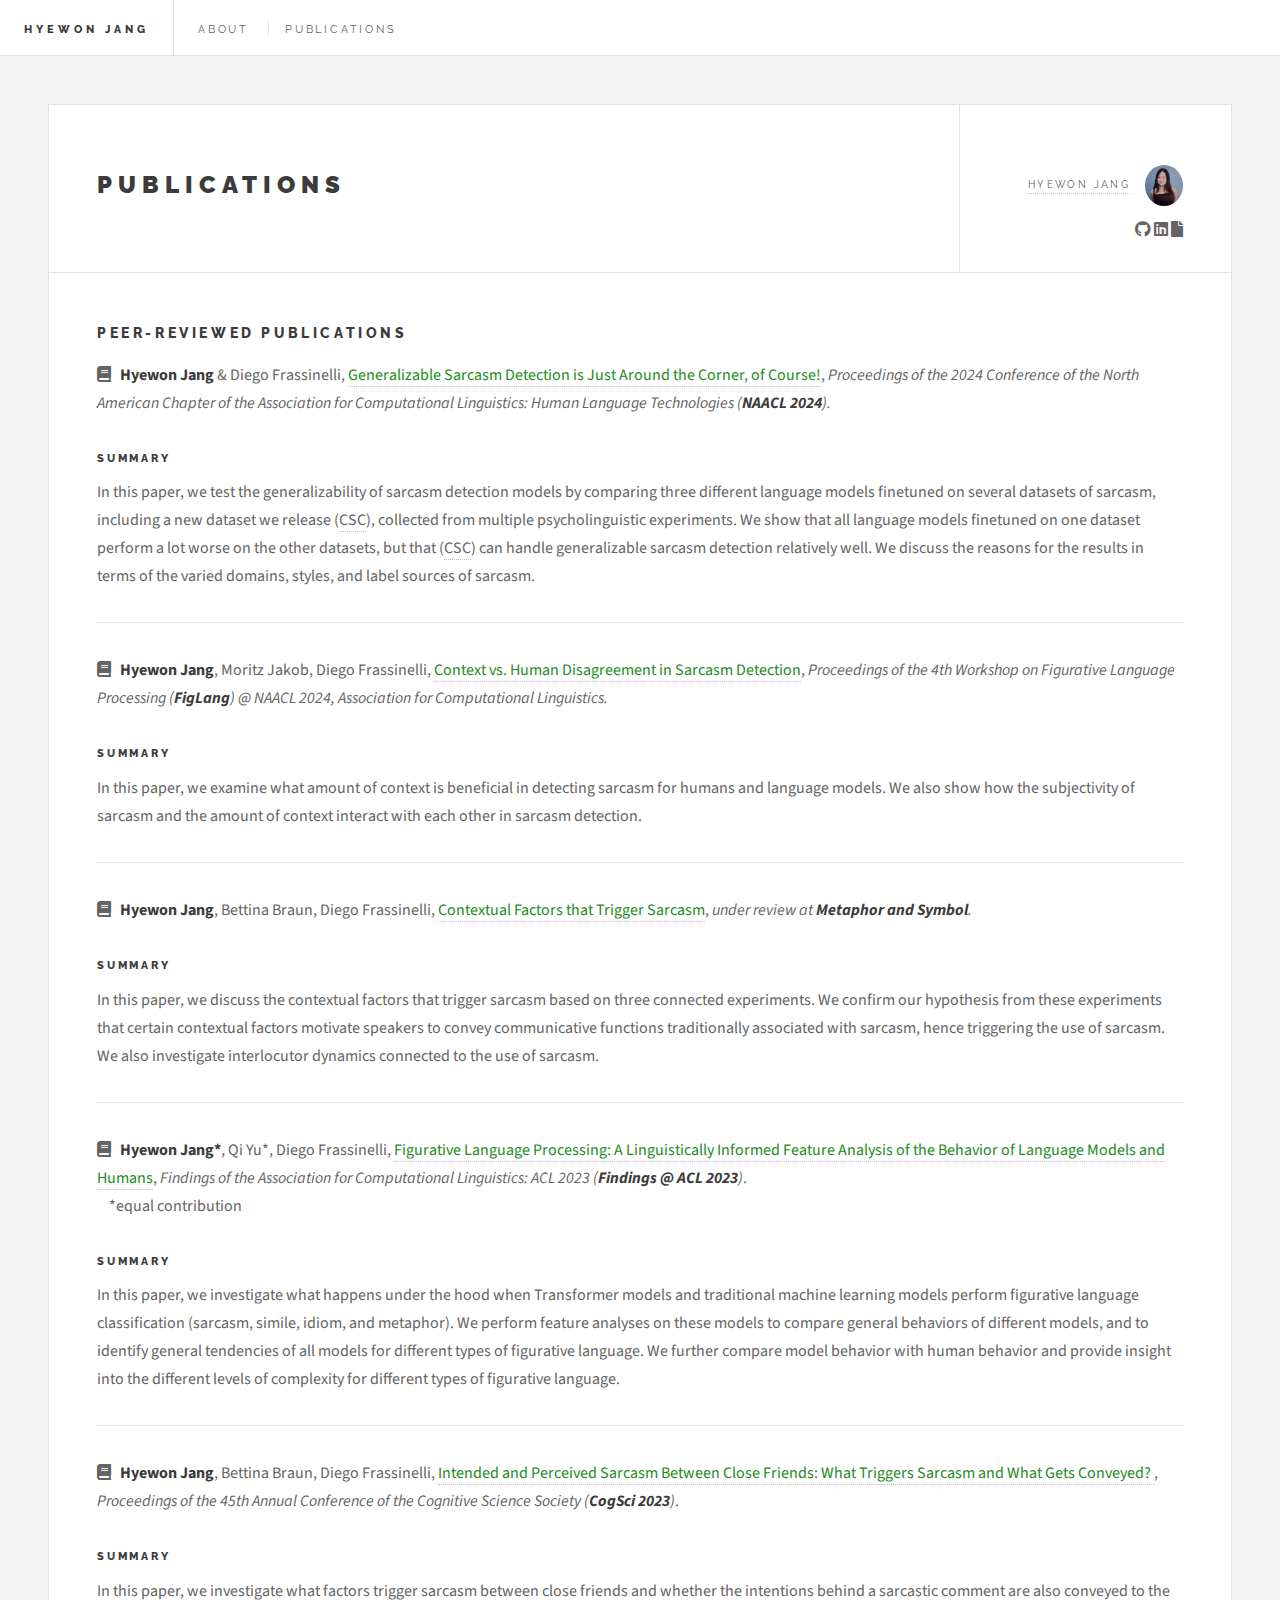
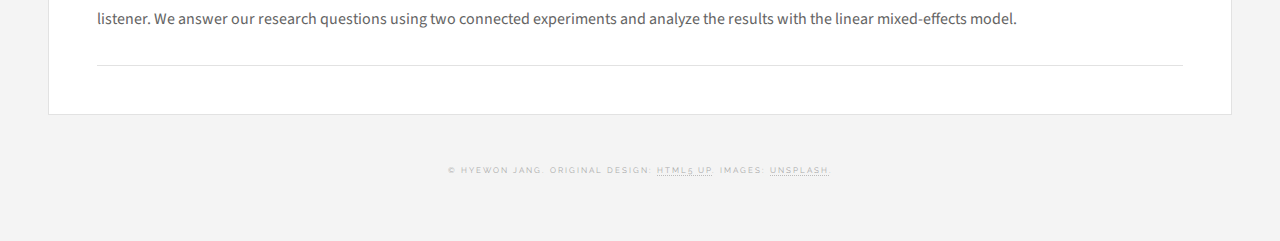
<file: publications.html>
<!DOCTYPE HTML>
<!--
	Future Imperfect by HTML5 UP
	html5up.net | @ajlkn
	Free for personal and commercial use under the CCA 3.0 license (html5up.net/license)
-->
<html>
	<head>
		<title>Hyewon Jang</title>
		<meta charset="utf-8" />
		<meta name="viewport" content="width=device-width, initial-scale=1, user-scalable=no" />
		<link rel="stylesheet" href="assets/css/main.css" />
	</head>
	<body class="single is-preload">

		<!-- Wrapper -->
			<div id="wrapper">

				<!-- Header -->
					<header id="header">
						<h1><a href="about.html">Hyewon Jang</a></h1>
						<nav class="links">
							<ul>
								<li><a href="about.html">About</a></li>
								<li><a href="publications.html">Publications</a></li>
							</ul>
						</nav>
						<!-- <nav class="main">
							<ul>
								<li class="search">
									<a class="fa-search" href="#search">Search</a>
									<form id="search" method="get" action="#">
										<input type="text" name="query" placeholder="Search" />
									</form>
								</li>
								<li class="menu">
									<a class="fa-bars" href="#menu">Menu</a>
								</li>
							</ul>
						</nav> -->
					</header>

				<!-- Menu -->
					<section id="menu">

						<!-- Search -->
							<!-- <section>
								<form class="search" method="get" action="#">
									<input type="text" name="query" placeholder="Search" />
								</form>
							</section> -->

						<!-- Links -->
							<!-- <section>
								<ul class="links">
									<li>
										<a href="#">
											<h3>Lorem ipsum</h3>
											<p>Feugiat tempus veroeros dolor</p>
										</a>
									</li>
									<li>
										<a href="#">
											<h3>Dolor sit amet</h3>
											<p>Sed vitae justo condimentum</p>
										</a>
									</li>
									<li>
										<a href="#">
											<h3>Feugiat veroeros</h3>
											<p>Phasellus sed ultricies mi congue</p>
										</a>
									</li>
									<li>
										<a href="#">
											<h3>Etiam sed consequat</h3>
											<p>Porta lectus amet ultricies</p>
										</a>
									</li>
								</ul>
							</section> -->

						<!-- Actions -->
							<!-- <section>
								<ul class="actions stacked">
									<li><a href="#" class="button large fit">Log In</a></li>
								</ul>
							</section> -->

					</section>

				<!-- Main -->
					<div id="main">

						<!-- Post -->
							<article class="post">
								<header>
									<div class="title">
										<h2><a>Publications</a></h2>
									</div>
									<div class="meta">
										<a class="author"><span class="name">Hyewon Jang</span><img src="images/mee.jpg" alt="" /></a>
										<a href="https://github.com/copsyn" title="Github" class="icon brands fa-github"><span class="label"></span></a>
										<a href="https://www.linkedin.com/in/hyewon-jang-900341b8/" title="LinkedIn" class="icon brands fa-linkedin"><span class="label"></span></a>
										<a href="docs/CV.pdf" title="CV" class="icon solid fa-file"><span class="label"></span></a>
									</div>
								</header>

								<h3>Peer-reviewed publications</h3>

								<p>
									<a class="icon solid fa-book" ></a> &nbsp; 
									<b>Hyewon Jang</b> & Diego Frassinelli, 
									<a style="color: forestgreen;" href="https://aclanthology.org/2024.naacl-long.238/">
									Generalizable Sarcasm Detection is Just Around the Corner, of Course!</a>, 
									<i>Proceedings of the 2024 Conference of the North American Chapter of the
									Association for Computational Linguistics: Human Language Technologies (<b>NAACL 2024</b>).</i>

									<h5>Summary</h5>
										<p>In this paper, 
											we test the generalizability of sarcasm detection models by comparing three different 
											language models finetuned on several datasets of sarcasm, 
											including a new dataset we release 
											(<a href="https://github.com/CoPsyN/CSC">CSC</a>), 
											collected from multiple psycholinguistic experiments.
											We show that all language models finetuned on one 
											dataset perform a lot worse on the other datasets, but that 
											(<a href="https://github.com/CoPsyN/CSC">CSC</a>) can handle 
											generalizable sarcasm detection relatively well.
											We discuss the reasons for the results in terms of the varied 
											domains, styles, and label sources of sarcasm.
										</p>
								</p>
								<hr>


								<p>
									<a class="icon solid fa-book"></a> &nbsp;  
									<b>Hyewon Jang</b>, Moritz Jakob, Diego Frassinelli, 
									<a style="color: forestgreen"  href="https://aclanthology.org/2024.figlang-1.1/">
									Context vs. Human Disagreement in Sarcasm Detection</a>, 
									<i>Proceedings of the 4th Workshop on Figurative Language Processing (<b>FigLang</b>) 
										@ NAACL 2024, Association for Computational Linguistics.</i>

									<h5>Summary</h5>
										<p>In this paper, 
										we examine what amount of context is beneficial in 
										detecting sarcasm for humans and language models. 
										We also show how 
										the subjectivity of sarcasm and the amount of context 
										interact with each other in sarcasm detection.
										</p>

								</p>
								<hr>

								<p>
									<a class="icon solid fa-book" ></a> &nbsp; 
									<b>Hyewon Jang</b>, Bettina Braun, Diego Frassinelli, 
									<a style="color: forestgreen;">Contextual Factors that Trigger Sarcasm</a>,
									<i>under review at <b>Metaphor and Symbol</b>.</i>
									
									<h5>Summary</h5>
										<p>In this paper, 
										we discuss the contextual factors that trigger sarcasm based on three connected experiments. 
										We confirm our hypothesis from these experiments that certain contextual factors 
										motivate speakers to convey communicative functions traditionally associated with sarcasm, 
										hence triggering the use of sarcasm. We also investigate interlocutor dynamics connected to the use of 
										sarcasm. 
										</p>

								</p>
								<hr>

								<p>
									<a class="icon solid fa-book"></a> &nbsp;
									<b>Hyewon Jang*</b>, Qi Yu*, Diego Frassinelli, 
									<a style="color: forestgreen;" href="https://aclanthology.org/2023.findings-acl.622/">
										Figurative Language Processing: 
										A Linguistically Informed Feature Analysis of the Behavior of Language Models and Humans</a>, 
									<i>Findings of the Association for Computational Linguistics: ACL 2023 (<b>Findings @ ACL 2023</b>)</i>. 
									<br> &nbsp; &nbsp; *equal contribution
									
									<h5>Summary</h5>
										<p>In this paper, we investigate what happens under the hood 
										when Transformer models and traditional machine learning models perform figurative language 
										classification (sarcasm, simile, idiom, and metaphor). We perform feature analyses on 
										these models to compare general behaviors of different models, and to identify general tendencies of all models  
										for different types of figurative language. We further compare model behavior with human behavior 
										and provide insight into the different levels of complexity for different types of figurative language.
										</p>

								</p>
								<hr>

								<p>
									<a class="icon solid fa-book"></a> &nbsp;
									<b>Hyewon Jang</b>, Bettina Braun, Diego Frassinelli, 
									<a style="color: forestgreen;"  href="https://escholarship.org/uc/item/1cw1m8bm">
										Intended and Perceived
										Sarcasm Between Close Friends: What Triggers Sarcasm and What Gets Conveyed?
									</a>, 
									<i>Proceedings of the 45th Annual Conference of the Cognitive Science Society (<b>CogSci 2023</b>)</i>.
								
									<h5>Summary</h5>
										<p>In this paper, we investigate what factors trigger sarcasm between close friends
										and whether the intentions behind a sarcastic comment are also conveyed to the listener.
										We answer our research questions using two connected experiments and analyze the results with the 
										linear mixed-effects model.
										</p>
								</p>
								<hr>

								

								<!-- <span class="image featured"><img src="images/pic01.jpg" alt="" /></span> -->
								
								
								<!-- <footer>
									<ul class="stats">
										<li><a href="#">General</a></li>
										<li><a href="#" class="icon solid fa-heart">28</a></li>
										<li><a href="#" class="icon solid fa-comment">128</a></li>
									</ul>
								</footer> -->
							</article>

					</div>

				<!-- Footer -->
					<section id="footer">
						<!-- <ul class="icons">
							<li><a href="#" class="icon brands fa-twitter"><span class="label">Twitter</span></a></li>
							<li><a href="#" class="icon brands fa-facebook-f"><span class="label">Facebook</span></a></li>
							<li><a href="#" class="icon brands fa-instagram"><span class="label">Instagram</span></a></li>
							<li><a href="#" class="icon solid fa-rss"><span class="label">RSS</span></a></li>
							<li><a href="#" class="icon solid fa-envelope"><span class="label">Email</span></a></li>
						</ul> -->
						<p class="copyright">&copy; Hyewon Jang. Original design: <a href="http://html5up.net">HTML5 UP</a>. Images: <a href="http://unsplash.com">Unsplash</a>.</p>
					</section>

			</div>

		<!-- Scripts -->
			<script src="assets/js/jquery.min.js"></script>
			<script src="assets/js/browser.min.js"></script>
			<script src="assets/js/breakpoints.min.js"></script>
			<script src="assets/js/util.js"></script>
			<script src="assets/js/main.js"></script>

	</body>
</html>
</file>
<file: assets/css/main.css>
@import url(fontawesome-all.min.css);
@import url("https://fonts.googleapis.com/css?family=Source+Sans+Pro:400,700|Raleway:400,800,900");

/*
	Future Imperfect by HTML5 UP
	html5up.net | @ajlkn
	Free for personal and commercial use under the CCA 3.0 license (html5up.net/license)
*/

html, body, div, span, applet, object,
iframe, h1, h2, h3, h4, h5, h6, p, blockquote,
pre, a, abbr, acronym, address, big, cite,
code, del, dfn, em, img, ins, kbd, q, s, samp,
small, strike, strong, sub, sup, tt, var, b,
u, i, center, dl, dt, dd, ol, ul, li, fieldset,
form, label, legend, table, caption, tbody,
tfoot, thead, tr, th, td, article, aside,
canvas, details, embed, figure, figcaption,
footer, header, hgroup, menu, nav, output, ruby,
section, summary, time, mark, audio, video {
	margin: 0;
	padding: 0;
	border: 0;
	font-size: 100%;
	font: inherit;
	vertical-align: baseline;}

article, aside, details, figcaption, figure,
footer, header, hgroup, menu, nav, section {
	display: block;}

body {
	line-height: 1;
}

ol, ul {
	list-style: none;
}

blockquote, q {
	quotes: none;
}

	blockquote:before, blockquote:after, q:before, q:after {
		content: '';
		content: none;
	}

table {
	border-collapse: collapse;
	border-spacing: 0;
}

body {
	-webkit-text-size-adjust: none;
}

mark {
	background-color: transparent;
	color: inherit;
}

input::-moz-focus-inner {
	border: 0;
	padding: 0;
}

input, select, textarea {
	-moz-appearance: none;
	-webkit-appearance: none;
	-ms-appearance: none;
	appearance: none;
}

/* Basic */

	@-ms-viewport {
		width: device-width;
	}

	body {
		-ms-overflow-style: scrollbar;
	}

	@media screen and (max-width: 480px) {

		html, body {
			min-width: 320px;
		}

	}

	html {
		box-sizing: border-box;
	}

	*, *:before, *:after {
		box-sizing: inherit;
	}

	body {
		background: #f4f4f4;
	}

		body.is-preload *, body.is-preload *:before, body.is-preload *:after {
			-moz-animation: none !important;
			-webkit-animation: none !important;
			-ms-animation: none !important;
			animation: none !important;
			-moz-transition: none !important;
			-webkit-transition: none !important;
			-ms-transition: none !important;
			transition: none !important;
		}

/* Type */

	body, input, select, textarea {
		color: #646464;
		font-family: "Source Sans Pro", Helvetica, sans-serif;
		font-size: 14pt;
		font-weight: 400;
		line-height: 1.75;
	}

		@media screen and (max-width: 1680px) {

			body, input, select, textarea {
				font-size: 12pt;
			}

		}

		@media screen and (max-width: 1280px) {

			body, input, select, textarea {
				font-size: 12pt;
			}

		}

		@media screen and (max-width: 980px) {

			body, input, select, textarea {
				font-size: 12pt;
			}

		}

		@media screen and (max-width: 736px) {

			body, input, select, textarea {
				font-size: 12pt;
			}

		}

		@media screen and (max-width: 480px) {

			body, input, select, textarea {
				font-size: 12pt;
			}

		}

	a {
		-moz-transition: color 0.2s ease, border-bottom-color 0.2s ease;
		-webkit-transition: color 0.2s ease, border-bottom-color 0.2s ease;
		-ms-transition: color 0.2s ease, border-bottom-color 0.2s ease;
		transition: color 0.2s ease, border-bottom-color 0.2s ease;
		border-bottom: dotted 1px rgba(160, 160, 160, 0.65);
		color: inherit;
		text-decoration: none;
	}

		a:before {
			-moz-transition: color 0.2s ease;
			-webkit-transition: color 0.2s ease;
			-ms-transition: color 0.2s ease;
			transition: color 0.2s ease;
		}

		a:hover {
			border-bottom-color: transparent;
			color: #2ebaae !important;
		}

			a:hover:before {
				color: #2ebaae !important;
			}

	strong, b {
		color: #3c3b3b;
		font-weight: 700;
	}

	em, i {
		font-style: italic;
	}

	p {
		margin: 0 0 2em 0;
	}

	h1, h2, h3, h4, h5, h6 {
		color: #3c3b3b;
		font-family: "Raleway", Helvetica, sans-serif;
		font-weight: 800;
		letter-spacing: 0.25em;
		line-height: 1.65;
		margin: 0 0 1em 0;
		text-transform: uppercase;
	}

		h1 a, h2 a, h3 a, h4 a, h5 a, h6 a {
			color: inherit;
			border-bottom: 0;
		}

	h2 {
		font-size: 1.1em;
	}

	h3 {
		font-size: 0.9em;
	}

	h4 {
		font-size: 0.7em;
	}

	h5 {
		font-size: 0.7em;
	}

	h6 {
		font-size: 0.7em;
	}

	sub {
		font-size: 0.8em;
		position: relative;
		top: 0.5em;
	}

	sup {
		font-size: 0.8em;
		position: relative;
		top: -0.5em;
	}

	blockquote {
		border-left: solid 4px rgba(160, 160, 160, 0.3);
		font-style: italic;
		margin: 0 0 2em 0;
		padding: 0.5em 0 0.5em 2em;
	}

	code {
		background: rgba(160, 160, 160, 0.075);
		border: solid 1px rgba(160, 160, 160, 0.3);
		font-family: "Courier New", monospace;
		font-size: 0.9em;
		margin: 0 0.25em;
		padding: 0.25em 0.65em;
	}

	pre {
		-webkit-overflow-scrolling: touch;
		font-family: "Courier New", monospace;
		font-size: 0.9em;
		margin: 0 0 2em 0;
	}

		pre code {
			display: block;
			line-height: 1.75em;
			padding: 1em 1.5em;
			overflow-x: auto;
		}

	hr {
		border: 0;
		border-bottom: solid 1px rgba(160, 160, 160, 0.3);
		margin: 2em 0;
	}

		hr.major {
			margin: 3em 0;
		}

	.align-left {
		text-align: left;
	}

	.align-center {
		text-align: center;
	}

	.align-right {
		text-align: right;
	}

/* Row */

	.row {
		display: flex;
		flex-wrap: wrap;
		box-sizing: border-box;
		align-items: stretch;
	}

		.row > * {
			box-sizing: border-box;
		}

		.row.gtr-uniform > * > :last-child {
			margin-bottom: 0;
		}

		.row.aln-left {
			justify-content: flex-start;
		}

		.row.aln-center {
			justify-content: center;
		}

		.row.aln-right {
			justify-content: flex-end;
		}

		.row.aln-top {
			align-items: flex-start;
		}

		.row.aln-middle {
			align-items: center;
		}

		.row.aln-bottom {
			align-items: flex-end;
		}

		.row > .imp {
			order: -1;
		}

		.row > .col-1 {
			width: 8.33333%;
		}

		.row > .off-1 {
			margin-left: 8.33333%;
		}

		.row > .col-2 {
			width: 16.66667%;
		}

		.row > .off-2 {
			margin-left: 16.66667%;
		}

		.row > .col-3 {
			width: 25%;
		}

		.row > .off-3 {
			margin-left: 25%;
		}

		.row > .col-4 {
			width: 33.33333%;
		}

		.row > .off-4 {
			margin-left: 33.33333%;
		}

		.row > .col-5 {
			width: 41.66667%;
		}

		.row > .off-5 {
			margin-left: 41.66667%;
		}

		.row > .col-6 {
			width: 50%;
		}

		.row > .off-6 {
			margin-left: 50%;
		}

		.row > .col-7 {
			width: 58.33333%;
		}

		.row > .off-7 {
			margin-left: 58.33333%;
		}

		.row > .col-8 {
			width: 66.66667%;
		}

		.row > .off-8 {
			margin-left: 66.66667%;
		}

		.row > .col-9 {
			width: 75%;
		}

		.row > .off-9 {
			margin-left: 75%;
		}

		.row > .col-10 {
			width: 83.33333%;
		}

		.row > .off-10 {
			margin-left: 83.33333%;
		}

		.row > .col-11 {
			width: 91.66667%;
		}

		.row > .off-11 {
			margin-left: 91.66667%;
		}

		.row > .col-12 {
			width: 100%;
		}

		.row > .off-12 {
			margin-left: 100%;
		}

		.row.gtr-0 {
			margin-top: 0;
			margin-left: 0em;
		}

			.row.gtr-0 > * {
				padding: 0 0 0 0em;
			}

			.row.gtr-0.gtr-uniform {
				margin-top: 0em;
			}

				.row.gtr-0.gtr-uniform > * {
					padding-top: 0em;
				}

		.row.gtr-25 {
			margin-top: 0;
			margin-left: -0.25em;
		}

			.row.gtr-25 > * {
				padding: 0 0 0 0.25em;
			}

			.row.gtr-25.gtr-uniform {
				margin-top: -0.25em;
			}

				.row.gtr-25.gtr-uniform > * {
					padding-top: 0.25em;
				}

		.row.gtr-50 {
			margin-top: 0;
			margin-left: -0.5em;
		}

			.row.gtr-50 > * {
				padding: 0 0 0 0.5em;
			}

			.row.gtr-50.gtr-uniform {
				margin-top: -0.5em;
			}

				.row.gtr-50.gtr-uniform > * {
					padding-top: 0.5em;
				}

		.row {
			margin-top: 0;
			margin-left: -1em;
		}

			.row > * {
				padding: 0 0 0 1em;
			}

			.row.gtr-uniform {
				margin-top: -1em;
			}

				.row.gtr-uniform > * {
					padding-top: 1em;
				}

		.row.gtr-150 {
			margin-top: 0;
			margin-left: -1.5em;
		}

			.row.gtr-150 > * {
				padding: 0 0 0 1.5em;
			}

			.row.gtr-150.gtr-uniform {
				margin-top: -1.5em;
			}

				.row.gtr-150.gtr-uniform > * {
					padding-top: 1.5em;
				}

		.row.gtr-200 {
			margin-top: 0;
			margin-left: -2em;
		}

			.row.gtr-200 > * {
				padding: 0 0 0 2em;
			}

			.row.gtr-200.gtr-uniform {
				margin-top: -2em;
			}

				.row.gtr-200.gtr-uniform > * {
					padding-top: 2em;
				}

		@media screen and (max-width: 1680px) {

			.row {
				display: flex;
				flex-wrap: wrap;
				box-sizing: border-box;
				align-items: stretch;
			}

				.row > * {
					box-sizing: border-box;
				}

				.row.gtr-uniform > * > :last-child {
					margin-bottom: 0;
				}

				.row.aln-left {
					justify-content: flex-start;
				}

				.row.aln-center {
					justify-content: center;
				}

				.row.aln-right {
					justify-content: flex-end;
				}

				.row.aln-top {
					align-items: flex-start;
				}

				.row.aln-middle {
					align-items: center;
				}

				.row.aln-bottom {
					align-items: flex-end;
				}

				.row > .imp-xlarge {
					order: -1;
				}

				.row > .col-1-xlarge {
					width: 8.33333%;
				}

				.row > .off-1-xlarge {
					margin-left: 8.33333%;
				}

				.row > .col-2-xlarge {
					width: 16.66667%;
				}

				.row > .off-2-xlarge {
					margin-left: 16.66667%;
				}

				.row > .col-3-xlarge {
					width: 25%;
				}

				.row > .off-3-xlarge {
					margin-left: 25%;
				}

				.row > .col-4-xlarge {
					width: 33.33333%;
				}

				.row > .off-4-xlarge {
					margin-left: 33.33333%;
				}

				.row > .col-5-xlarge {
					width: 41.66667%;
				}

				.row > .off-5-xlarge {
					margin-left: 41.66667%;
				}

				.row > .col-6-xlarge {
					width: 50%;
				}

				.row > .off-6-xlarge {
					margin-left: 50%;
				}

				.row > .col-7-xlarge {
					width: 58.33333%;
				}

				.row > .off-7-xlarge {
					margin-left: 58.33333%;
				}

				.row > .col-8-xlarge {
					width: 66.66667%;
				}

				.row > .off-8-xlarge {
					margin-left: 66.66667%;
				}

				.row > .col-9-xlarge {
					width: 75%;
				}

				.row > .off-9-xlarge {
					margin-left: 75%;
				}

				.row > .col-10-xlarge {
					width: 83.33333%;
				}

				.row > .off-10-xlarge {
					margin-left: 83.33333%;
				}

				.row > .col-11-xlarge {
					width: 91.66667%;
				}

				.row > .off-11-xlarge {
					margin-left: 91.66667%;
				}

				.row > .col-12-xlarge {
					width: 100%;
				}

				.row > .off-12-xlarge {
					margin-left: 100%;
				}

				.row.gtr-0 {
					margin-top: 0;
					margin-left: 0em;
				}

					.row.gtr-0 > * {
						padding: 0 0 0 0em;
					}

					.row.gtr-0.gtr-uniform {
						margin-top: 0em;
					}

						.row.gtr-0.gtr-uniform > * {
							padding-top: 0em;
						}

				.row.gtr-25 {
					margin-top: 0;
					margin-left: -0.25em;
				}

					.row.gtr-25 > * {
						padding: 0 0 0 0.25em;
					}

					.row.gtr-25.gtr-uniform {
						margin-top: -0.25em;
					}

						.row.gtr-25.gtr-uniform > * {
							padding-top: 0.25em;
						}

				.row.gtr-50 {
					margin-top: 0;
					margin-left: -0.5em;
				}

					.row.gtr-50 > * {
						padding: 0 0 0 0.5em;
					}

					.row.gtr-50.gtr-uniform {
						margin-top: -0.5em;
					}

						.row.gtr-50.gtr-uniform > * {
							padding-top: 0.5em;
						}

				.row {
					margin-top: 0;
					margin-left: -1em;
				}

					.row > * {
						padding: 0 0 0 1em;
					}

					.row.gtr-uniform {
						margin-top: -1em;
					}

						.row.gtr-uniform > * {
							padding-top: 1em;
						}

				.row.gtr-150 {
					margin-top: 0;
					margin-left: -1.5em;
				}

					.row.gtr-150 > * {
						padding: 0 0 0 1.5em;
					}

					.row.gtr-150.gtr-uniform {
						margin-top: -1.5em;
					}

						.row.gtr-150.gtr-uniform > * {
							padding-top: 1.5em;
						}

				.row.gtr-200 {
					margin-top: 0;
					margin-left: -2em;
				}

					.row.gtr-200 > * {
						padding: 0 0 0 2em;
					}

					.row.gtr-200.gtr-uniform {
						margin-top: -2em;
					}

						.row.gtr-200.gtr-uniform > * {
							padding-top: 2em;
						}

		}

		@media screen and (max-width: 1280px) {

			.row {
				display: flex;
				flex-wrap: wrap;
				box-sizing: border-box;
				align-items: stretch;
			}

				.row > * {
					box-sizing: border-box;
				}

				.row.gtr-uniform > * > :last-child {
					margin-bottom: 0;
				}

				.row.aln-left {
					justify-content: flex-start;
				}

				.row.aln-center {
					justify-content: center;
				}

				.row.aln-right {
					justify-content: flex-end;
				}

				.row.aln-top {
					align-items: flex-start;
				}

				.row.aln-middle {
					align-items: center;
				}

				.row.aln-bottom {
					align-items: flex-end;
				}

				.row > .imp-large {
					order: -1;
				}

				.row > .col-1-large {
					width: 8.33333%;
				}

				.row > .off-1-large {
					margin-left: 8.33333%;
				}

				.row > .col-2-large {
					width: 16.66667%;
				}

				.row > .off-2-large {
					margin-left: 16.66667%;
				}

				.row > .col-3-large {
					width: 25%;
				}

				.row > .off-3-large {
					margin-left: 25%;
				}

				.row > .col-4-large {
					width: 33.33333%;
				}

				.row > .off-4-large {
					margin-left: 33.33333%;
				}

				.row > .col-5-large {
					width: 41.66667%;
				}

				.row > .off-5-large {
					margin-left: 41.66667%;
				}

				.row > .col-6-large {
					width: 50%;
				}

				.row > .off-6-large {
					margin-left: 50%;
				}

				.row > .col-7-large {
					width: 58.33333%;
				}

				.row > .off-7-large {
					margin-left: 58.33333%;
				}

				.row > .col-8-large {
					width: 66.66667%;
				}

				.row > .off-8-large {
					margin-left: 66.66667%;
				}

				.row > .col-9-large {
					width: 75%;
				}

				.row > .off-9-large {
					margin-left: 75%;
				}

				.row > .col-10-large {
					width: 83.33333%;
				}

				.row > .off-10-large {
					margin-left: 83.33333%;
				}

				.row > .col-11-large {
					width: 91.66667%;
				}

				.row > .off-11-large {
					margin-left: 91.66667%;
				}

				.row > .col-12-large {
					width: 100%;
				}

				.row > .off-12-large {
					margin-left: 100%;
				}

				.row.gtr-0 {
					margin-top: 0;
					margin-left: 0em;
				}

					.row.gtr-0 > * {
						padding: 0 0 0 0em;
					}

					.row.gtr-0.gtr-uniform {
						margin-top: 0em;
					}

						.row.gtr-0.gtr-uniform > * {
							padding-top: 0em;
						}

				.row.gtr-25 {
					margin-top: 0;
					margin-left: -0.25em;
				}

					.row.gtr-25 > * {
						padding: 0 0 0 0.25em;
					}

					.row.gtr-25.gtr-uniform {
						margin-top: -0.25em;
					}

						.row.gtr-25.gtr-uniform > * {
							padding-top: 0.25em;
						}

				.row.gtr-50 {
					margin-top: 0;
					margin-left: -0.5em;
				}

					.row.gtr-50 > * {
						padding: 0 0 0 0.5em;
					}

					.row.gtr-50.gtr-uniform {
						margin-top: -0.5em;
					}

						.row.gtr-50.gtr-uniform > * {
							padding-top: 0.5em;
						}

				.row {
					margin-top: 0;
					margin-left: -1em;
				}

					.row > * {
						padding: 0 0 0 1em;
					}

					.row.gtr-uniform {
						margin-top: -1em;
					}

						.row.gtr-uniform > * {
							padding-top: 1em;
						}

				.row.gtr-150 {
					margin-top: 0;
					margin-left: -1.5em;
				}

					.row.gtr-150 > * {
						padding: 0 0 0 1.5em;
					}

					.row.gtr-150.gtr-uniform {
						margin-top: -1.5em;
					}

						.row.gtr-150.gtr-uniform > * {
							padding-top: 1.5em;
						}

				.row.gtr-200 {
					margin-top: 0;
					margin-left: -2em;
				}

					.row.gtr-200 > * {
						padding: 0 0 0 2em;
					}

					.row.gtr-200.gtr-uniform {
						margin-top: -2em;
					}

						.row.gtr-200.gtr-uniform > * {
							padding-top: 2em;
						}

		}

		@media screen and (max-width: 980px) {

			.row {
				display: flex;
				flex-wrap: wrap;
				box-sizing: border-box;
				align-items: stretch;
			}

				.row > * {
					box-sizing: border-box;
				}

				.row.gtr-uniform > * > :last-child {
					margin-bottom: 0;
				}

				.row.aln-left {
					justify-content: flex-start;
				}

				.row.aln-center {
					justify-content: center;
				}

				.row.aln-right {
					justify-content: flex-end;
				}

				.row.aln-top {
					align-items: flex-start;
				}

				.row.aln-middle {
					align-items: center;
				}

				.row.aln-bottom {
					align-items: flex-end;
				}

				.row > .imp-medium {
					order: -1;
				}

				.row > .col-1-medium {
					width: 8.33333%;
				}

				.row > .off-1-medium {
					margin-left: 8.33333%;
				}

				.row > .col-2-medium {
					width: 16.66667%;
				}

				.row > .off-2-medium {
					margin-left: 16.66667%;
				}

				.row > .col-3-medium {
					width: 25%;
				}

				.row > .off-3-medium {
					margin-left: 25%;
				}

				.row > .col-4-medium {
					width: 33.33333%;
				}

				.row > .off-4-medium {
					margin-left: 33.33333%;
				}

				.row > .col-5-medium {
					width: 41.66667%;
				}

				.row > .off-5-medium {
					margin-left: 41.66667%;
				}

				.row > .col-6-medium {
					width: 50%;
				}

				.row > .off-6-medium {
					margin-left: 50%;
				}

				.row > .col-7-medium {
					width: 58.33333%;
				}

				.row > .off-7-medium {
					margin-left: 58.33333%;
				}

				.row > .col-8-medium {
					width: 66.66667%;
				}

				.row > .off-8-medium {
					margin-left: 66.66667%;
				}

				.row > .col-9-medium {
					width: 75%;
				}

				.row > .off-9-medium {
					margin-left: 75%;
				}

				.row > .col-10-medium {
					width: 83.33333%;
				}

				.row > .off-10-medium {
					margin-left: 83.33333%;
				}

				.row > .col-11-medium {
					width: 91.66667%;
				}

				.row > .off-11-medium {
					margin-left: 91.66667%;
				}

				.row > .col-12-medium {
					width: 100%;
				}

				.row > .off-12-medium {
					margin-left: 100%;
				}

				.row.gtr-0 {
					margin-top: 0;
					margin-left: 0em;
				}

					.row.gtr-0 > * {
						padding: 0 0 0 0em;
					}

					.row.gtr-0.gtr-uniform {
						margin-top: 0em;
					}

						.row.gtr-0.gtr-uniform > * {
							padding-top: 0em;
						}

				.row.gtr-25 {
					margin-top: 0;
					margin-left: -0.25em;
				}

					.row.gtr-25 > * {
						padding: 0 0 0 0.25em;
					}

					.row.gtr-25.gtr-uniform {
						margin-top: -0.25em;
					}

						.row.gtr-25.gtr-uniform > * {
							padding-top: 0.25em;
						}

				.row.gtr-50 {
					margin-top: 0;
					margin-left: -0.5em;
				}

					.row.gtr-50 > * {
						padding: 0 0 0 0.5em;
					}

					.row.gtr-50.gtr-uniform {
						margin-top: -0.5em;
					}

						.row.gtr-50.gtr-uniform > * {
							padding-top: 0.5em;
						}

				.row {
					margin-top: 0;
					margin-left: -1em;
				}

					.row > * {
						padding: 0 0 0 1em;
					}

					.row.gtr-uniform {
						margin-top: -1em;
					}

						.row.gtr-uniform > * {
							padding-top: 1em;
						}

				.row.gtr-150 {
					margin-top: 0;
					margin-left: -1.5em;
				}

					.row.gtr-150 > * {
						padding: 0 0 0 1.5em;
					}

					.row.gtr-150.gtr-uniform {
						margin-top: -1.5em;
					}

						.row.gtr-150.gtr-uniform > * {
							padding-top: 1.5em;
						}

				.row.gtr-200 {
					margin-top: 0;
					margin-left: -2em;
				}

					.row.gtr-200 > * {
						padding: 0 0 0 2em;
					}

					.row.gtr-200.gtr-uniform {
						margin-top: -2em;
					}

						.row.gtr-200.gtr-uniform > * {
							padding-top: 2em;
						}

		}

		@media screen and (max-width: 736px) {

			.row {
				display: flex;
				flex-wrap: wrap;
				box-sizing: border-box;
				align-items: stretch;
			}

				.row > * {
					box-sizing: border-box;
				}

				.row.gtr-uniform > * > :last-child {
					margin-bottom: 0;
				}

				.row.aln-left {
					justify-content: flex-start;
				}

				.row.aln-center {
					justify-content: center;
				}

				.row.aln-right {
					justify-content: flex-end;
				}

				.row.aln-top {
					align-items: flex-start;
				}

				.row.aln-middle {
					align-items: center;
				}

				.row.aln-bottom {
					align-items: flex-end;
				}

				.row > .imp-small {
					order: -1;
				}

				.row > .col-1-small {
					width: 8.33333%;
				}

				.row > .off-1-small {
					margin-left: 8.33333%;
				}

				.row > .col-2-small {
					width: 16.66667%;
				}

				.row > .off-2-small {
					margin-left: 16.66667%;
				}

				.row > .col-3-small {
					width: 25%;
				}

				.row > .off-3-small {
					margin-left: 25%;
				}

				.row > .col-4-small {
					width: 33.33333%;
				}

				.row > .off-4-small {
					margin-left: 33.33333%;
				}

				.row > .col-5-small {
					width: 41.66667%;
				}

				.row > .off-5-small {
					margin-left: 41.66667%;
				}

				.row > .col-6-small {
					width: 50%;
				}

				.row > .off-6-small {
					margin-left: 50%;
				}

				.row > .col-7-small {
					width: 58.33333%;
				}

				.row > .off-7-small {
					margin-left: 58.33333%;
				}

				.row > .col-8-small {
					width: 66.66667%;
				}

				.row > .off-8-small {
					margin-left: 66.66667%;
				}

				.row > .col-9-small {
					width: 75%;
				}

				.row > .off-9-small {
					margin-left: 75%;
				}

				.row > .col-10-small {
					width: 83.33333%;
				}

				.row > .off-10-small {
					margin-left: 83.33333%;
				}

				.row > .col-11-small {
					width: 91.66667%;
				}

				.row > .off-11-small {
					margin-left: 91.66667%;
				}

				.row > .col-12-small {
					width: 100%;
				}

				.row > .off-12-small {
					margin-left: 100%;
				}

				.row.gtr-0 {
					margin-top: 0;
					margin-left: 0em;
				}

					.row.gtr-0 > * {
						padding: 0 0 0 0em;
					}

					.row.gtr-0.gtr-uniform {
						margin-top: 0em;
					}

						.row.gtr-0.gtr-uniform > * {
							padding-top: 0em;
						}

				.row.gtr-25 {
					margin-top: 0;
					margin-left: -0.25em;
				}

					.row.gtr-25 > * {
						padding: 0 0 0 0.25em;
					}

					.row.gtr-25.gtr-uniform {
						margin-top: -0.25em;
					}

						.row.gtr-25.gtr-uniform > * {
							padding-top: 0.25em;
						}

				.row.gtr-50 {
					margin-top: 0;
					margin-left: -0.5em;
				}

					.row.gtr-50 > * {
						padding: 0 0 0 0.5em;
					}

					.row.gtr-50.gtr-uniform {
						margin-top: -0.5em;
					}

						.row.gtr-50.gtr-uniform > * {
							padding-top: 0.5em;
						}

				.row {
					margin-top: 0;
					margin-left: -1em;
				}

					.row > * {
						padding: 0 0 0 1em;
					}

					.row.gtr-uniform {
						margin-top: -1em;
					}

						.row.gtr-uniform > * {
							padding-top: 1em;
						}

				.row.gtr-150 {
					margin-top: 0;
					margin-left: -1.5em;
				}

					.row.gtr-150 > * {
						padding: 0 0 0 1.5em;
					}

					.row.gtr-150.gtr-uniform {
						margin-top: -1.5em;
					}

						.row.gtr-150.gtr-uniform > * {
							padding-top: 1.5em;
						}

				.row.gtr-200 {
					margin-top: 0;
					margin-left: -2em;
				}

					.row.gtr-200 > * {
						padding: 0 0 0 2em;
					}

					.row.gtr-200.gtr-uniform {
						margin-top: -2em;
					}

						.row.gtr-200.gtr-uniform > * {
							padding-top: 2em;
						}

		}

		@media screen and (max-width: 480px) {

			.row {
				display: flex;
				flex-wrap: wrap;
				box-sizing: border-box;
				align-items: stretch;
			}

				.row > * {
					box-sizing: border-box;
				}

				.row.gtr-uniform > * > :last-child {
					margin-bottom: 0;
				}

				.row.aln-left {
					justify-content: flex-start;
				}

				.row.aln-center {
					justify-content: center;
				}

				.row.aln-right {
					justify-content: flex-end;
				}

				.row.aln-top {
					align-items: flex-start;
				}

				.row.aln-middle {
					align-items: center;
				}

				.row.aln-bottom {
					align-items: flex-end;
				}

				.row > .imp-xsmall {
					order: -1;
				}

				.row > .col-1-xsmall {
					width: 8.33333%;
				}

				.row > .off-1-xsmall {
					margin-left: 8.33333%;
				}

				.row > .col-2-xsmall {
					width: 16.66667%;
				}

				.row > .off-2-xsmall {
					margin-left: 16.66667%;
				}

				.row > .col-3-xsmall {
					width: 25%;
				}

				.row > .off-3-xsmall {
					margin-left: 25%;
				}

				.row > .col-4-xsmall {
					width: 33.33333%;
				}

				.row > .off-4-xsmall {
					margin-left: 33.33333%;
				}

				.row > .col-5-xsmall {
					width: 41.66667%;
				}

				.row > .off-5-xsmall {
					margin-left: 41.66667%;
				}

				.row > .col-6-xsmall {
					width: 50%;
				}

				.row > .off-6-xsmall {
					margin-left: 50%;
				}

				.row > .col-7-xsmall {
					width: 58.33333%;
				}

				.row > .off-7-xsmall {
					margin-left: 58.33333%;
				}

				.row > .col-8-xsmall {
					width: 66.66667%;
				}

				.row > .off-8-xsmall {
					margin-left: 66.66667%;
				}

				.row > .col-9-xsmall {
					width: 75%;
				}

				.row > .off-9-xsmall {
					margin-left: 75%;
				}

				.row > .col-10-xsmall {
					width: 83.33333%;
				}

				.row > .off-10-xsmall {
					margin-left: 83.33333%;
				}

				.row > .col-11-xsmall {
					width: 91.66667%;
				}

				.row > .off-11-xsmall {
					margin-left: 91.66667%;
				}

				.row > .col-12-xsmall {
					width: 100%;
				}

				.row > .off-12-xsmall {
					margin-left: 100%;
				}

				.row.gtr-0 {
					margin-top: 0;
					margin-left: 0em;
				}

					.row.gtr-0 > * {
						padding: 0 0 0 0em;
					}

					.row.gtr-0.gtr-uniform {
						margin-top: 0em;
					}

						.row.gtr-0.gtr-uniform > * {
							padding-top: 0em;
						}

				.row.gtr-25 {
					margin-top: 0;
					margin-left: -0.25em;
				}

					.row.gtr-25 > * {
						padding: 0 0 0 0.25em;
					}

					.row.gtr-25.gtr-uniform {
						margin-top: -0.25em;
					}

						.row.gtr-25.gtr-uniform > * {
							padding-top: 0.25em;
						}

				.row.gtr-50 {
					margin-top: 0;
					margin-left: -0.5em;
				}

					.row.gtr-50 > * {
						padding: 0 0 0 0.5em;
					}

					.row.gtr-50.gtr-uniform {
						margin-top: -0.5em;
					}

						.row.gtr-50.gtr-uniform > * {
							padding-top: 0.5em;
						}

				.row {
					margin-top: 0;
					margin-left: -1em;
				}

					.row > * {
						padding: 0 0 0 1em;
					}

					.row.gtr-uniform {
						margin-top: -1em;
					}

						.row.gtr-uniform > * {
							padding-top: 1em;
						}

				.row.gtr-150 {
					margin-top: 0;
					margin-left: -1.5em;
				}

					.row.gtr-150 > * {
						padding: 0 0 0 1.5em;
					}

					.row.gtr-150.gtr-uniform {
						margin-top: -1.5em;
					}

						.row.gtr-150.gtr-uniform > * {
							padding-top: 1.5em;
						}

				.row.gtr-200 {
					margin-top: 0;
					margin-left: -2em;
				}

					.row.gtr-200 > * {
						padding: 0 0 0 2em;
					}

					.row.gtr-200.gtr-uniform {
						margin-top: -2em;
					}

						.row.gtr-200.gtr-uniform > * {
							padding-top: 2em;
						}

		}

/* Author */

	.author {
		display: -moz-flex;
		display: -webkit-flex;
		display: -ms-flex;
		display: flex;
		-moz-flex-direction: row;
		-webkit-flex-direction: row;
		-ms-flex-direction: row;
		flex-direction: row;
		-moz-align-items: center;
		-webkit-align-items: center;
		-ms-align-items: center;
		align-items: center;
		-moz-justify-content: -moz-flex-end;
		-webkit-justify-content: -webkit-flex-end;
		-ms-justify-content: -ms-flex-end;
		justify-content: flex-end;
		border-bottom: 0;
		font-family: "Raleway", Helvetica, sans-serif;
		font-size: 0.6em;
		font-weight: 400;
		letter-spacing: 0.25em;
		text-transform: uppercase;
		white-space: nowrap;
	}

		.author .name {
			-moz-transition: border-bottom-color 0.2s ease;
			-webkit-transition: border-bottom-color 0.2s ease;
			-ms-transition: border-bottom-color 0.2s ease;
			transition: border-bottom-color 0.2s ease;
			border-bottom: dotted 1px rgba(160, 160, 160, 0.65);
			display: block;
			margin: 0 1.5em 0 0;
		}

		.author img {
			border-radius: 100%;
			display: block;
			width: 4em;
		}

		.author:hover .name {
			border-bottom-color: transparent;
		}

/* Blurb */

	.blurb h2 {
		font-size: 0.8em;
		margin: 0 0 1.5em 0;
	}

	.blurb h3 {
		font-size: 0.7em;
	}

	.blurb p {
		font-size: 0.9em;
	}

/* Box */

	.box {
		border: solid 1px rgba(160, 160, 160, 0.3);
		margin-bottom: 2em;
		padding: 1.5em;
	}

		.box > :last-child,
		.box > :last-child > :last-child,
		.box > :last-child > :last-child > :last-child {
			margin-bottom: 0;
		}

		.box.alt {
			border: 0;
			border-radius: 0;
			padding: 0;
		}

/* Button */

	input[type="submit"],
	input[type="reset"],
	input[type="button"],
	button,
	.button {
		-moz-appearance: none;
		-webkit-appearance: none;
		-ms-appearance: none;
		appearance: none;
		-moz-transition: background-color 0.2s ease, box-shadow 0.2s ease, color 0.2s ease;
		-webkit-transition: background-color 0.2s ease, box-shadow 0.2s ease, color 0.2s ease;
		-ms-transition: background-color 0.2s ease, box-shadow 0.2s ease, color 0.2s ease;
		transition: background-color 0.2s ease, box-shadow 0.2s ease, color 0.2s ease;
		background-color: transparent;
		border: 0;
		box-shadow: inset 0 0 0 1px rgba(160, 160, 160, 0.3);
		color: #3c3b3b !important;
		cursor: pointer;
		display: inline-block;
		font-family: "Raleway", Helvetica, sans-serif;
		font-size: 0.6em;
		font-weight: 800;
		height: 4.8125em;
		letter-spacing: 0.25em;
		line-height: 4.8125em;
		padding: 0 2.5em;
		text-align: center;
		text-decoration: none;
		text-transform: uppercase;
		white-space: nowrap;
	}

		input[type="submit"]:hover,
		input[type="reset"]:hover,
		input[type="button"]:hover,
		button:hover,
		.button:hover {
			box-shadow: inset 0 0 0 1px #2ebaae;
			color: #2ebaae !important;
		}

			input[type="submit"]:hover:active,
			input[type="reset"]:hover:active,
			input[type="button"]:hover:active,
			button:hover:active,
			.button:hover:active {
				background-color: rgba(46, 186, 174, 0.05);
			}

		input[type="submit"]:before, input[type="submit"]:after,
		input[type="reset"]:before,
		input[type="reset"]:after,
		input[type="button"]:before,
		input[type="button"]:after,
		button:before,
		button:after,
		.button:before,
		.button:after {
			color: #aaaaaa;
			position: relative;
		}

		input[type="submit"]:before,
		input[type="reset"]:before,
		input[type="button"]:before,
		button:before,
		.button:before {
			left: -1em;
			padding: 0 0 0 0.75em;
		}

		input[type="submit"]:after,
		input[type="reset"]:after,
		input[type="button"]:after,
		button:after,
		.button:after {
			left: 1em;
			padding: 0 0.75em 0 0;
		}

		input[type="submit"].fit,
		input[type="reset"].fit,
		input[type="button"].fit,
		button.fit,
		.button.fit {
			width: 100%;
		}

		input[type="submit"].large,
		input[type="reset"].large,
		input[type="button"].large,
		button.large,
		.button.large {
			font-size: 0.7em;
			padding: 0 3em;
		}

		input[type="submit"].small,
		input[type="reset"].small,
		input[type="button"].small,
		button.small,
		.button.small {
			font-size: 0.5em;
		}

		input[type="submit"].disabled, input[type="submit"]:disabled,
		input[type="reset"].disabled,
		input[type="reset"]:disabled,
		input[type="button"].disabled,
		input[type="button"]:disabled,
		button.disabled,
		button:disabled,
		.button.disabled,
		.button:disabled {
			pointer-events: none;
			color: rgba(160, 160, 160, 0.3) !important;
		}

			input[type="submit"].disabled:before, input[type="submit"]:disabled:before,
			input[type="reset"].disabled:before,
			input[type="reset"]:disabled:before,
			input[type="button"].disabled:before,
			input[type="button"]:disabled:before,
			button.disabled:before,
			button:disabled:before,
			.button.disabled:before,
			.button:disabled:before {
				color: rgba(160, 160, 160, 0.3) !important;
			}

/* Form */

	form {
		margin: 0 0 2em 0;
	}

		form.search {
			text-decoration: none;
			position: relative;
		}

			form.search:before {
				-moz-osx-font-smoothing: grayscale;
				-webkit-font-smoothing: antialiased;
				display: inline-block;
				font-style: normal;
				font-variant: normal;
				text-rendering: auto;
				line-height: 1;
				text-transform: none !important;
				font-family: 'Font Awesome 5 Free';
				font-weight: 900;
			}

			form.search:before {
				color: #aaaaaa;
				content: '\f002';
				display: block;
				height: 2.75em;
				left: 0;
				line-height: 2.75em;
				position: absolute;
				text-align: center;
				top: 0;
				width: 2.5em;
			}

			form.search > input:first-child {
				padding-left: 2.5em;
			}

	label {
		color: #3c3b3b;
		display: block;
		font-size: 0.9em;
		font-weight: 700;
		margin: 0 0 1em 0;
	}

	input[type="text"],
	input[type="password"],
	input[type="email"],
	input[type="tel"],
	select,
	textarea {
		-moz-appearance: none;
		-webkit-appearance: none;
		-ms-appearance: none;
		appearance: none;
		background: rgba(160, 160, 160, 0.075);
		border: none;
		border: solid 1px rgba(160, 160, 160, 0.3);
		border-radius: 0;
		color: inherit;
		display: block;
		outline: 0;
		padding: 0 1em;
		text-decoration: none;
		width: 100%;
	}

		input[type="text"]:invalid,
		input[type="password"]:invalid,
		input[type="email"]:invalid,
		input[type="tel"]:invalid,
		select:invalid,
		textarea:invalid {
			box-shadow: none;
		}

		input[type="text"]:focus,
		input[type="password"]:focus,
		input[type="email"]:focus,
		input[type="tel"]:focus,
		select:focus,
		textarea:focus {
			border-color: #2ebaae;
			box-shadow: inset 0 0 0 1px #2ebaae;
		}

	.select-wrapper {
		text-decoration: none;
		display: block;
		position: relative;
	}

		.select-wrapper:before {
			-moz-osx-font-smoothing: grayscale;
			-webkit-font-smoothing: antialiased;
			display: inline-block;
			font-style: normal;
			font-variant: normal;
			text-rendering: auto;
			line-height: 1;
			text-transform: none !important;
			font-family: 'Font Awesome 5 Free';
			font-weight: 900;
		}

		.select-wrapper:before {
			color: rgba(160, 160, 160, 0.3);
			content: '\f078';
			display: block;
			height: 2.75em;
			line-height: 2.75em;
			pointer-events: none;
			position: absolute;
			right: 0;
			text-align: center;
			top: 0;
			width: 2.75em;
		}

		.select-wrapper select::-ms-expand {
			display: none;
		}

	select {
		background-image: url("data:image/svg+xml;charset=utf8,%3Csvg xmlns='http://www.w3.org/2000/svg' width='40' height='40' preserveAspectRatio='none' viewBox='0 0 40 40'%3E%3Cpath d='M9.4,12.3l10.4,10.4l10.4-10.4c0.2-0.2,0.5-0.4,0.9-0.4c0.3,0,0.6,0.1,0.9,0.4l3.3,3.3c0.2,0.2,0.4,0.5,0.4,0.9 c0,0.4-0.1,0.6-0.4,0.9L20.7,31.9c-0.2,0.2-0.5,0.4-0.9,0.4c-0.3,0-0.6-0.1-0.9-0.4L4.3,17.3c-0.2-0.2-0.4-0.5-0.4-0.9 c0-0.4,0.1-0.6,0.4-0.9l3.3-3.3c0.2-0.2,0.5-0.4,0.9-0.4S9.1,12.1,9.4,12.3z' fill='rgba(160, 160, 160, 0.3)' /%3E%3C/svg%3E");
		background-size: 1.25rem;
		background-repeat: no-repeat;
		background-position: calc(100% - 1rem) center;
		height: 2.75em;
		padding-right: 2.75em;
		text-overflow: ellipsis;
	}

		select option {
			color: #3c3b3b;
			background: #ffffff;
		}

		select:focus::-ms-value {
			background-color: transparent;
		}

		select::-ms-expand {
			display: none;
		}

	input[type="text"],
	input[type="password"],
	input[type="email"],
	select {
		height: 2.75em;
	}

	textarea {
		padding: 0.75em 1em;
	}

	input[type="checkbox"],
	input[type="radio"] {
		-moz-appearance: none;
		-webkit-appearance: none;
		-ms-appearance: none;
		appearance: none;
		display: block;
		float: left;
		margin-right: -2em;
		opacity: 0;
		width: 1em;
		z-index: -1;
	}

		input[type="checkbox"] + label,
		input[type="radio"] + label {
			text-decoration: none;
			color: #646464;
			cursor: pointer;
			display: inline-block;
			font-size: 1em;
			font-weight: 400;
			padding-left: 2.4em;
			padding-right: 0.75em;
			position: relative;
		}

			input[type="checkbox"] + label:before,
			input[type="radio"] + label:before {
				-moz-osx-font-smoothing: grayscale;
				-webkit-font-smoothing: antialiased;
				display: inline-block;
				font-style: normal;
				font-variant: normal;
				text-rendering: auto;
				line-height: 1;
				text-transform: none !important;
				font-family: 'Font Awesome 5 Free';
				font-weight: 900;
			}

			input[type="checkbox"] + label:before,
			input[type="radio"] + label:before {
				background: rgba(160, 160, 160, 0.075);
				border: solid 1px rgba(160, 160, 160, 0.3);
				content: '';
				display: inline-block;
				font-size: 0.8em;
				height: 2.0625em;
				left: 0;
				line-height: 2.0625em;
				position: absolute;
				text-align: center;
				top: 0;
				width: 2.0625em;
			}

		input[type="checkbox"]:checked + label:before,
		input[type="radio"]:checked + label:before {
			background: #3c3b3b;
			border-color: #3c3b3b;
			color: #ffffff;
			content: '\f00c';
		}

		input[type="checkbox"]:focus + label:before,
		input[type="radio"]:focus + label:before {
			border-color: #2ebaae;
			box-shadow: 0 0 0 1px #2ebaae;
		}

	input[type="radio"] + label:before {
		border-radius: 100%;
	}

	::-webkit-input-placeholder {
		color: #aaaaaa !important;
		opacity: 1.0;
	}

	:-moz-placeholder {
		color: #aaaaaa !important;
		opacity: 1.0;
	}

	::-moz-placeholder {
		color: #aaaaaa !important;
		opacity: 1.0;
	}

	:-ms-input-placeholder {
		color: #aaaaaa !important;
		opacity: 1.0;
	}

/* Icon */

	.icon {
		text-decoration: none;
		border-bottom: none;
		position: relative;
	}

		.icon:before {
			-moz-osx-font-smoothing: grayscale;
			-webkit-font-smoothing: antialiased;
			display: inline-block;
			font-style: normal;
			font-variant: normal;
			text-rendering: auto;
			line-height: 1;
			text-transform: none !important;
			font-family: 'Font Awesome 5 Free';
			font-weight: 400;
		}

		.icon > .label {
			display: none;
		}

		.icon:before {
			line-height: inherit;
		}

		.icon.solid:before {
			font-weight: 900;
		}

		.icon.brands:before {
			font-family: 'Font Awesome 5 Brands';
		}

		.icon.suffix:before {
			float: right;
		}

/* Image */

	.image {
		border: 0;
		display: inline-block;
		position: relative;
	}

		.image img {
			display: block;
		}

		.image.left, .image.right {
			max-width: 40%;
		}

			.image.left img, .image.right img {
				width: 100%;
			}

		.image.left {
			float: left;
			padding: 0 1.5em 1em 0;
			top: 0.25em;
		}

		.image.right {
			float: right;
			padding: 0 0 1em 1.5em;
			top: 0.25em;
		}

		.image.fit {
			display: block;
			margin: 0 0 2em 0;
			width: 100%;
		}

			.image.fit img {
				width: 100%;
			}

		.image.featured {
			display: block;
			margin: 0 0 3em 0;
			width: 100%;
		}

			.image.featured img {
				width: 100%;
			}

			@media screen and (max-width: 736px) {

				.image.featured {
					margin: 0 0 1.5em 0;
				}

			}

		.image.main {
			display: block;
			margin: 0 0 3em 0;
			width: 100%;
		}

			.image.main img {
				width: 100%;
			}

/* List */

	ol {
		list-style: decimal;
		margin: 0 0 2em 0;
		padding-left: 1.25em;
	}

		ol li {
			padding-left: 0.25em;
		}

	ul {
		list-style: disc;
		margin: 0 0 2em 0;
		padding-left: 1em;
	}

		ul li {
			padding-left: 0.5em;
		}

		ul.alt {
			list-style: none;
			padding-left: 0;
		}

			ul.alt li {
				border-top: solid 1px rgba(160, 160, 160, 0.3);
				padding: 0.5em 0;
			}

				ul.alt li:first-child {
					border-top: 0;
					padding-top: 0;
				}

	dl {
		margin: 0 0 2em 0;
	}

		dl dt {
			display: block;
			font-weight: 700;
			margin: 0 0 1em 0;
		}

		dl dd {
			margin-left: 2em;
		}

/* Actions */

	ul.actions {
		display: -moz-flex;
		display: -webkit-flex;
		display: -ms-flex;
		display: flex;
		cursor: default;
		list-style: none;
		margin-left: -1em;
		padding-left: 0;
	}

		ul.actions li {
			padding: 0 0 0 1em;
			vertical-align: middle;
		}

		ul.actions.special {
			-moz-justify-content: center;
			-webkit-justify-content: center;
			-ms-justify-content: center;
			justify-content: center;
			width: 100%;
			margin-left: 0;
		}

			ul.actions.special li:first-child {
				padding-left: 0;
			}

		ul.actions.stacked {
			-moz-flex-direction: column;
			-webkit-flex-direction: column;
			-ms-flex-direction: column;
			flex-direction: column;
			margin-left: 0;
		}

			ul.actions.stacked li {
				padding: 1.3em 0 0 0;
			}

				ul.actions.stacked li:first-child {
					padding-top: 0;
				}

		ul.actions.fit {
			width: calc(100% + 1em);
		}

			ul.actions.fit li {
				-moz-flex-grow: 1;
				-webkit-flex-grow: 1;
				-ms-flex-grow: 1;
				flex-grow: 1;
				-moz-flex-shrink: 1;
				-webkit-flex-shrink: 1;
				-ms-flex-shrink: 1;
				flex-shrink: 1;
				width: 100%;
			}

				ul.actions.fit li > * {
					width: 100%;
				}

			ul.actions.fit.stacked {
				width: 100%;
			}

		@media screen and (max-width: 480px) {

			ul.actions:not(.fixed) {
				-moz-flex-direction: column;
				-webkit-flex-direction: column;
				-ms-flex-direction: column;
				flex-direction: column;
				margin-left: 0;
				width: 100% !important;
			}

				ul.actions:not(.fixed) li {
					-moz-flex-grow: 1;
					-webkit-flex-grow: 1;
					-ms-flex-grow: 1;
					flex-grow: 1;
					-moz-flex-shrink: 1;
					-webkit-flex-shrink: 1;
					-ms-flex-shrink: 1;
					flex-shrink: 1;
					padding: 1em 0 0 0;
					text-align: center;
					width: 100%;
				}

					ul.actions:not(.fixed) li > * {
						width: 100%;
					}

					ul.actions:not(.fixed) li:first-child {
						padding-top: 0;
					}

					ul.actions:not(.fixed) li input[type="submit"],
					ul.actions:not(.fixed) li input[type="reset"],
					ul.actions:not(.fixed) li input[type="button"],
					ul.actions:not(.fixed) li button,
					ul.actions:not(.fixed) li .button {
						width: 100%;
					}

						ul.actions:not(.fixed) li input[type="submit"].icon:before,
						ul.actions:not(.fixed) li input[type="reset"].icon:before,
						ul.actions:not(.fixed) li input[type="button"].icon:before,
						ul.actions:not(.fixed) li button.icon:before,
						ul.actions:not(.fixed) li .button.icon:before {
							margin-left: -0.5em;
						}

		}

/* Icons */

	ul.icons {
		cursor: default;
		list-style: none;
		padding-left: 0;
	}

		ul.icons li {
			display: inline-block;
			padding: 0 1em 0 0;
		}

			ul.icons li:last-child {
				padding-right: 0;
			}

			ul.icons li > * {
				border: 0;
			}

				ul.icons li > * .label {
					display: none;
				}

/* Posts */

	ul.posts {
		list-style: none;
		padding: 0;
	}

		ul.posts li {
			border-top: dotted 1px rgba(160, 160, 160, 0.3);
			margin: 1.5em 0 0 0;
			padding: 1.5em 0 0 0;
		}

			ul.posts li:first-child {
				border-top: 0;
				margin-top: 0;
				padding-top: 0;
			}

		ul.posts article {
			display: -moz-flex;
			display: -webkit-flex;
			display: -ms-flex;
			display: flex;
			-moz-align-items: -moz-flex-start;
			-webkit-align-items: -webkit-flex-start;
			-ms-align-items: -ms-flex-start;
			align-items: flex-start;
			-moz-flex-direction: row-reverse;
			-webkit-flex-direction: row-reverse;
			-ms-flex-direction: row-reverse;
			flex-direction: row-reverse;
		}

			ul.posts article .image {
				display: block;
				margin-right: 1.5em;
				min-width: 4em;
				width: 4em;
			}

				ul.posts article .image img {
					width: 100%;
				}

			ul.posts article header {
				-moz-flex-grow: 1;
				-webkit-flex-grow: 1;
				-ms-flex-grow: 1;
				flex-grow: 1;
				-ms-flex: 1;
			}

				ul.posts article header h3 {
					font-size: 0.7em;
					margin-top: 0.125em;
				}

				ul.posts article header .published {
					display: block;
					font-family: "Raleway", Helvetica, sans-serif;
					font-size: 0.6em;
					font-weight: 400;
					letter-spacing: 0.25em;
					margin: -0.625em 0 1.7em 0;
					text-transform: uppercase;
				}

				ul.posts article header > :last-child {
					margin-bottom: 0;
				}

/* Mini Post */

	.mini-post {
		display: -moz-flex;
		display: -webkit-flex;
		display: -ms-flex;
		display: flex;
		-moz-flex-direction: column-reverse;
		-webkit-flex-direction: column-reverse;
		-ms-flex-direction: column-reverse;
		flex-direction: column-reverse;
		background: #ffffff;
		border: solid 1px rgba(160, 160, 160, 0.3);
		margin: 0 0 2em 0;
	}

		.mini-post .image {
			overflow: hidden;
			width: 100%;
		}

			.mini-post .image img {
				-moz-transition: -moz-transform 0.2s ease-out;
				-webkit-transition: -webkit-transform 0.2s ease-out;
				-ms-transition: -ms-transform 0.2s ease-out;
				transition: transform 0.2s ease-out;
				width: 100%;
			}

			.mini-post .image:hover img {
				-moz-transform: scale(1.05);
				-webkit-transform: scale(1.05);
				-ms-transform: scale(1.05);
				transform: scale(1.05);
			}

		.mini-post header {
			padding: 1.25em 4.25em 0.1em 1.25em ;
			min-height: 4em;
			position: relative;
			-moz-flex-grow: 1;
			-webkit-flex-grow: 1;
			-ms-flex-grow: 1;
			flex-grow: 1;
		}

			.mini-post header h3 {
				font-size: 0.7em;
			}

			.mini-post header .published {
				display: block;
				font-family: "Raleway", Helvetica, sans-serif;
				font-size: 0.6em;
				font-weight: 400;
				letter-spacing: 0.25em;
				margin: -0.625em 0 1.7em 0;
				text-transform: uppercase;
			}

			.mini-post header .author {
				position: absolute;
				right: 2em;
				top: 2em;
			}

	.mini-posts {
		margin: 0 0 2em 0;
	}

		@media screen and (max-width: 1280px) {

			.mini-posts {
				display: -moz-flex;
				display: -webkit-flex;
				display: -ms-flex;
				display: flex;
				-moz-flex-wrap: wrap;
				-webkit-flex-wrap: wrap;
				-ms-flex-wrap: wrap;
				flex-wrap: wrap;
				width: calc(100% + 2em);
			}

				.mini-posts > * {
					margin: 2em 2em 0 0;
					width: calc(50% - 2em);
				}

				.mini-posts > :nth-child(-n + 2) {
					margin-top: 0;
				}

		}

		@media screen and (max-width: 480px) {

			.mini-posts {
				display: block;
				width: 100%;
			}

				.mini-posts > * {
					margin: 0 0 2em 0;
					width: 100%;
				}

		}

/* Post */

	.post {
		padding: 3em 3em 1em 3em ;
		background: #ffffff;
		border: solid 1px rgba(160, 160, 160, 0.3);
		margin: 0 0 3em 0;
		position: relative;
	}

		.post > header {
			display: -moz-flex;
			display: -webkit-flex;
			display: -ms-flex;
			display: flex;
			border-bottom: solid 1px rgba(160, 160, 160, 0.3);
			left: -3em;
			margin: -3em 0 3em 0;
			position: relative;
			width: calc(100% + 6em);
		}

			.post > header .title {
				-moz-flex-grow: 1;
				-webkit-flex-grow: 1;
				-ms-flex-grow: 1;
				flex-grow: 1;
				-ms-flex: 1;
				padding: 3.75em 3em 3.3em 3em;
			}

				.post > header .title h2 {
					font-weight: 900;
					font-size: 1.5em;
				}

				.post > header .title > :last-child {
					margin-bottom: 0;
				}

			.post > header .meta {
				padding: 3.75em 3em 1.75em 3em ;
				border-left: solid 1px rgba(160, 160, 160, 0.3);
				min-width: 17em;
				text-align: right;
				width: 17em;
			}

				.post > header .meta > * {
					margin: 0 0 1em 0;
				}

				.post > header .meta > :last-child {
					margin-bottom: 0;
				}

				.post > header .meta .published {
					color: #3c3b3b;
					display: block;
					font-family: "Raleway", Helvetica, sans-serif;
					font-size: 0.7em;
					font-weight: 800;
					letter-spacing: 0.25em;
					margin-top: 0.5em;
					text-transform: uppercase;
					white-space: nowrap;
				}

		.post > a.image.featured {
			overflow: hidden;
		}

			.post > a.image.featured img {
				-moz-transition: -moz-transform 0.2s ease-out;
				-webkit-transition: -webkit-transform 0.2s ease-out;
				-ms-transition: -ms-transform 0.2s ease-out;
				transition: transform 0.2s ease-out;
			}

			.post > a.image.featured:hover img {
				-moz-transform: scale(1.05);
				-webkit-transform: scale(1.05);
				-ms-transform: scale(1.05);
				transform: scale(1.05);
			}

		.post > footer {
			display: -moz-flex;
			display: -webkit-flex;
			display: -ms-flex;
			display: flex;
			-moz-align-items: center;
			-webkit-align-items: center;
			-ms-align-items: center;
			align-items: center;
		}

			.post > footer .actions {
				-moz-flex-grow: 1;
				-webkit-flex-grow: 1;
				-ms-flex-grow: 1;
				flex-grow: 1;
			}

			.post > footer .stats {
				cursor: default;
				list-style: none;
				padding: 0;
			}

				.post > footer .stats li {
					border-left: solid 1px rgba(160, 160, 160, 0.3);
					display: inline-block;
					font-family: "Raleway", Helvetica, sans-serif;
					font-size: 0.6em;
					font-weight: 400;
					letter-spacing: 0.25em;
					line-height: 1;
					margin: 0 0 0 2em;
					padding: 0 0 0 2em;
					text-transform: uppercase;
				}

					.post > footer .stats li:first-child {
						border-left: 0;
						margin-left: 0;
						padding-left: 0;
					}

					.post > footer .stats li .icon {
						border-bottom: 0;
					}

						.post > footer .stats li .icon:before {
							color: rgba(160, 160, 160, 0.3);
							margin-right: 0.75em;
						}

		@media screen and (max-width: 980px) {

			.post {
				border-left: 0;
				border-right: 0;
				left: -3em;
				width: calc(100% + (3em * 2));
			}

				.post > header {
					-moz-flex-direction: column;
					-webkit-flex-direction: column;
					-ms-flex-direction: column;
					flex-direction: column;
					padding: 3.75em 3em 1.25em 3em ;
					border-left: 0;
				}

					.post > header .title {
						-ms-flex: 0 1 auto;
						margin: 0 0 2em 0;
						padding: 0;
						text-align: center;
					}

					.post > header .meta {
						-moz-align-items: center;
						-webkit-align-items: center;
						-ms-align-items: center;
						align-items: center;
						display: -moz-flex;
						display: -webkit-flex;
						display: -ms-flex;
						display: flex;
						-moz-justify-content: center;
						-webkit-justify-content: center;
						-ms-justify-content: center;
						justify-content: center;
						border-left: 0;
						margin: 0 0 2em 0;
						padding-top: 0;
						padding: 0;
						text-align: left;
						width: 100%;
					}

						.post > header .meta > * {
							border-left: solid 1px rgba(160, 160, 160, 0.3);
							margin-left: 2em;
							padding-left: 2em;
						}

						.post > header .meta > :first-child {
							border-left: 0;
							margin-left: 0;
							padding-left: 0;
						}

						.post > header .meta .published {
							margin-bottom: 0;
							margin-top: 0;
						}

						.post > header .meta .author {
							-moz-flex-direction: row-reverse;
							-webkit-flex-direction: row-reverse;
							-ms-flex-direction: row-reverse;
							flex-direction: row-reverse;
							margin-bottom: 0;
						}

							.post > header .meta .author .name {
								margin: 0 0 0 1.5em;
							}

							.post > header .meta .author img {
								width: 3.5em;
							}

		}

		@media screen and (max-width: 736px) {

			.post {
				padding: 1.5em 1.5em 0.1em 1.5em ;
				left: -1.5em;
				margin: 0 0 2em 0;
				width: calc(100% + (1.5em * 2));
			}

				.post > header {
					padding: 3em 1.5em 0.5em 1.5em ;
					left: -1.5em;
					margin: -1.5em 0 1.5em 0;
					width: calc(100% + 3em);
				}

					.post > header .title h2 {
						font-size: 1.1em;
					}

		}

		@media screen and (max-width: 480px) {

			.post > header .meta {
				-moz-align-items: center;
				-webkit-align-items: center;
				-ms-align-items: center;
				align-items: center;
				-moz-flex-direction: column;
				-webkit-flex-direction: column;
				-ms-flex-direction: column;
				flex-direction: column;
			}

				.post > header .meta > * {
					border-left: 0;
					margin: 1em 0 0 0;
					padding-left: 0;
				}

				.post > header .meta .author .name {
					display: none;
				}

			.post > .image.featured {
				margin-left: -1.5em;
				margin-top: calc(-1.5em - 1px);
				width: calc(100% + 3em);
			}

			.post > footer {
				-moz-align-items: -moz-stretch;
				-webkit-align-items: -webkit-stretch;
				-ms-align-items: -ms-stretch;
				align-items: stretch;
				-moz-flex-direction: column-reverse;
				-webkit-flex-direction: column-reverse;
				-ms-flex-direction: column-reverse;
				flex-direction: column-reverse;
			}

				.post > footer .stats {
					text-align: center;
				}

					.post > footer .stats li {
						margin: 0 0 0 1.25em;
						padding: 0 0 0 1.25em;
					}

		}

/* Section/Article */

	section.special, article.special {
		text-align: center;
	}

	header p {
		font-family: "Raleway", Helvetica, sans-serif;
		font-size: 0.7em;
		font-weight: 400;
		letter-spacing: 0.25em;
		line-height: 2.5;
		margin-top: -1em;
		text-transform: uppercase;
	}

/* Table */

	.table-wrapper {
		-webkit-overflow-scrolling: touch;
		overflow-x: auto;
	}

	table {
		margin: 0 0 2em 0;
		width: 100%;
	}

		table tbody tr {
			border: solid 1px rgba(160, 160, 160, 0.3);
			border-left: 0;
			border-right: 0;
		}

			table tbody tr:nth-child(2n + 1) {
				background-color: rgba(160, 160, 160, 0.075);
			}

		table td {
			padding: 0.75em 0.75em;
		}

		table th {
			color: #3c3b3b;
			font-size: 0.9em;
			font-weight: 700;
			padding: 0 0.75em 0.75em 0.75em;
			text-align: left;
		}

		table thead {
			border-bottom: solid 2px rgba(160, 160, 160, 0.3);
		}

		table tfoot {
			border-top: solid 2px rgba(160, 160, 160, 0.3);
		}

		table.alt {
			border-collapse: separate;
		}

			table.alt tbody tr td {
				border: solid 1px rgba(160, 160, 160, 0.3);
				border-left-width: 0;
				border-top-width: 0;
			}

				table.alt tbody tr td:first-child {
					border-left-width: 1px;
				}

			table.alt tbody tr:first-child td {
				border-top-width: 1px;
			}

			table.alt thead {
				border-bottom: 0;
			}

			table.alt tfoot {
				border-top: 0;
			}

/* Header */

	body {
		padding-top: 3.5em;
	}

	#header {
		display: -moz-flex;
		display: -webkit-flex;
		display: -ms-flex;
		display: flex;
		-moz-justify-content: space-between;
		-webkit-justify-content: space-between;
		-ms-justify-content: space-between;
		justify-content: space-between;
		background-color: #ffffff;
		border-bottom: solid 1px rgba(160, 160, 160, 0.3);
		height: 3.5em;
		left: 0;
		line-height: 3.5em;
		position: fixed;
		top: 0;
		width: 100%;
		z-index: 10000;
	}

		#header a {
			color: inherit;
			text-decoration: none;
		}

		#header ul {
			list-style: none;
			margin: 0;
			padding-left: 0;
		}

			#header ul li {
				display: inline-block;
				padding-left: 0;
			}

		#header h1 {
			height: inherit;
			line-height: inherit;
			padding: 0 0 0 1.5em;
			white-space: nowrap;
		}

			#header h1 a {
				font-size: 0.7em;
			}

		#header .links {
			-moz-flex: 1;
			-webkit-flex: 1;
			-ms-flex: 1;
			flex: 1;
			border-left: solid 1px rgba(160, 160, 160, 0.3);
			height: inherit;
			line-height: inherit;
			margin-left: 1.5em;
			overflow: hidden;
			padding-left: 1.5em;
		}

			#header .links ul li {
				border-left: solid 1px rgba(160, 160, 160, 0.3);
				line-height: 1;
				margin-left: 1em;
				padding-left: 1em;
			}

				#header .links ul li:first-child {
					border-left: 0;
					margin-left: 0;
					padding-left: 0;
				}

				#header .links ul li a {
					border-bottom: 0;
					font-family: "Raleway", Helvetica, sans-serif;
					font-size: 0.7em;
					font-weight: 400;
					letter-spacing: 0.25em;
					text-transform: uppercase;
				}

		#header .main {
			height: inherit;
			line-height: inherit;
			text-align: right;
		}

			#header .main ul {
				height: inherit;
				line-height: inherit;
			}

				#header .main ul li {
					border-left: solid 1px rgba(160, 160, 160, 0.3);
					height: inherit;
					line-height: inherit;
					white-space: nowrap;
				}

					#header .main ul li > * {
						display: block;
						float: left;
					}

					#header .main ul li > a {
						text-decoration: none;
						border-bottom: 0;
						color: #aaaaaa;
						overflow: hidden;
						position: relative;
						text-indent: 4em;
						width: 4em;
					}

						#header .main ul li > a:before {
							-moz-osx-font-smoothing: grayscale;
							-webkit-font-smoothing: antialiased;
							display: inline-block;
							font-style: normal;
							font-variant: normal;
							text-rendering: auto;
							line-height: 1;
							text-transform: none !important;
							font-family: 'Font Awesome 5 Free';
							font-weight: 900;
						}

						#header .main ul li > a:before {
							display: block;
							height: inherit;
							left: 0;
							line-height: inherit;
							position: absolute;
							text-align: center;
							text-indent: 0;
							top: 0;
							width: inherit;
						}

		#header form {
			margin: 0;
		}

			#header form input {
				display: inline-block;
				height: 2.5em;
				position: relative;
				top: -2px;
				vertical-align: middle;
			}

		#header #search {
			-moz-transition: all 0.5s ease;
			-webkit-transition: all 0.5s ease;
			-ms-transition: all 0.5s ease;
			transition: all 0.5s ease;
			max-width: 0;
			opacity: 0;
			overflow: hidden;
			padding: 0;
			white-space: nowrap;
		}

			#header #search input {
				width: 12em;
			}

			#header #search.visible {
				max-width: 12.5em;
				opacity: 1;
				padding: 0 0.5em 0 0;
			}

		@media screen and (max-width: 980px) {

			#header .links {
				display: none;
			}

		}

		@media screen and (max-width: 736px) {

			#header {
				height: 2.75em;
				line-height: 2.75em;
			}

				#header h1 {
					padding: 0 0 0 1em;
				}

				#header .main .search {
					display: none;
				}

		}

/* Wrapper */

	#wrapper {
		display: -moz-flex;
		display: -webkit-flex;
		display: -ms-flex;
		display: flex;
		-moz-flex-direction: row-reverse;
		-webkit-flex-direction: row-reverse;
		-ms-flex-direction: row-reverse;
		flex-direction: row-reverse;
		-moz-transition: opacity 0.5s ease;
		-webkit-transition: opacity 0.5s ease;
		-ms-transition: opacity 0.5s ease;
		transition: opacity 0.5s ease;
		margin: 0 auto;
		max-width: 100%;
		opacity: 1;
		padding: 4.5em;
		width: 90em;
	}

		body.is-menu-visible #wrapper {
			opacity: 0.15;
		}

		@media screen and (max-width: 1680px) {

			#wrapper {
				padding: 3em;
			}

		}

		@media screen and (max-width: 1280px) {

			#wrapper {
				display: block;
			}

		}

		@media screen and (max-width: 736px) {

			#wrapper {
				padding: 1.5em;
			}

		}

		body.single #wrapper {
			display: block;
		}

/* Main */

	#main {
		-moz-flex-grow: 1;
		-webkit-flex-grow: 1;
		-ms-flex-grow: 1;
		flex-grow: 1;
		-ms-flex: 1;
		width: 100%;
	}

/* Sidebar */

	#sidebar {
		margin-right: 3em;
		min-width: 22em;
		width: 22em;
	}

		#sidebar > * {
			border-top: solid 1px rgba(160, 160, 160, 0.3);
			margin: 3em 0 0 0;
			padding: 3em 0 0 0;
		}

		#sidebar > :first-child {
			border-top: 0;
			margin-top: 0;
			padding-top: 0;
		}

		@media screen and (max-width: 1280px) {

			#sidebar {
				border-top: solid 1px rgba(160, 160, 160, 0.3);
				margin: 3em 0 0 0;
				min-width: 0;
				padding: 3em 0 0 0;
				width: 100%;
				overflow-x: hidden;
			}

		}

/* Intro */

	#intro .logo {
		border-bottom: 0;
		display: inline-block;
		margin: 0 0 1em 0;
		overflow: hidden;
		position: relative;
		width: 4em;
	}

		#intro .logo:before {
			background-image: url("data:image/svg+xml;charset=utf8,%3Csvg xmlns='http://www.w3.org/2000/svg' width='100px' height='100px' viewBox='0 0 100 100' preserveAspectRatio='none' zoomAndPan='disable'%3E%3Cpolygon points='0,0 100,0 100,25 50,0 0,25' style='fill:%23f4f4f4' /%3E%3Cpolygon points='0,100 100,100 100,75 50,100 0,75' style='fill:%23f4f4f4' /%3E%3C/svg%3E");
			background-position: top left;
			background-repeat: no-repeat;
			background-size: 100% 100%;
			content: '';
			display: block;
			height: 100%;
			left: 0;
			position: absolute;
			top: 0;
			width: 100%;
		}

		#intro .logo img {
			display: block;
			margin-left: -0.25em;
			width: 4.5em;
		}

	#intro header h2 {
		font-size: 2em;
		font-weight: 900;
	}

	#intro header p {
		font-size: 0.8em;
	}

	@media screen and (max-width: 1280px) {

		#intro {
			margin: 0 0 3em 0;
			text-align: center;
		}

			#intro header h2 {
				font-size: 2em;
			}

			#intro header p {
				font-size: 0.7em;
			}

	}

	@media screen and (max-width: 736px) {

		#intro {
			margin: 0 0 1.5em 0;
			padding: 1.25em 0;
		}

			#intro > :last-child {
				margin-bottom: 0;
			}

			#intro .logo {
				margin: 0 0 0.5em 0;
			}

			#intro header h2 {
				font-size: 1.25em;
			}

			#intro header > :last-child {
				margin-bottom: 0;
			}

	}

/* Footer */

	#footer .icons {
		color: #aaaaaa;
	}

	#footer .copyright {
		color: #aaaaaa;
		font-family: "Raleway", Helvetica, sans-serif;
		font-size: 0.5em;
		font-weight: 400;
		letter-spacing: 0.25em;
		text-transform: uppercase;
	}

	body.single #footer {
		text-align: center;
	}

/* Menu */

	#menu {
		-moz-transform: translateX(25em);
		-webkit-transform: translateX(25em);
		-ms-transform: translateX(25em);
		transform: translateX(25em);
		-moz-transition: -moz-transform 0.5s ease, visibility 0.5s;
		-webkit-transition: -webkit-transform 0.5s ease, visibility 0.5s;
		-ms-transition: -ms-transform 0.5s ease, visibility 0.5s;
		transition: transform 0.5s ease, visibility 0.5s;
		-webkit-overflow-scrolling: touch;
		background: #ffffff;
		border-left: solid 1px rgba(160, 160, 160, 0.3);
		box-shadow: none;
		height: 100%;
		max-width: 80%;
		overflow-y: auto;
		position: fixed;
		right: 0;
		top: 0;
		visibility: hidden;
		width: 25em;
		z-index: 10002;
	}

		#menu > * {
			border-top: solid 1px rgba(160, 160, 160, 0.3);
			padding: 3em;
		}

			#menu > * > :last-child {
				margin-bottom: 0;
			}

		#menu > :first-child {
			border-top: 0;
		}

		#menu .links {
			list-style: none;
			padding: 0;
		}

			#menu .links > li {
				border: 0;
				border-top: dotted 1px rgba(160, 160, 160, 0.3);
				margin: 1.5em 0 0 0;
				padding: 1.5em 0 0 0;
			}

				#menu .links > li a {
					display: block;
					border-bottom: 0;
				}

					#menu .links > li a h3 {
						-moz-transition: color 0.2s ease;
						-webkit-transition: color 0.2s ease;
						-ms-transition: color 0.2s ease;
						transition: color 0.2s ease;
						font-size: 0.7em;
					}

					#menu .links > li a p {
						font-family: "Raleway", Helvetica, sans-serif;
						font-size: 0.6em;
						font-weight: 400;
						letter-spacing: 0.25em;
						margin-bottom: 0;
						text-decoration: none;
						text-transform: uppercase;
					}

					#menu .links > li a:hover h3 {
						color: #2ebaae;
					}

				#menu .links > li:first-child {
					border-top: 0;
					margin-top: 0;
					padding-top: 0;
				}

		body.is-menu-visible #menu {
			-moz-transform: translateX(0);
			-webkit-transform: translateX(0);
			-ms-transform: translateX(0);
			transform: translateX(0);
			visibility: visible;
		}

		@media screen and (max-width: 736px) {

			#menu > * {
				padding: 1.5em;
			}

		}
</file>
